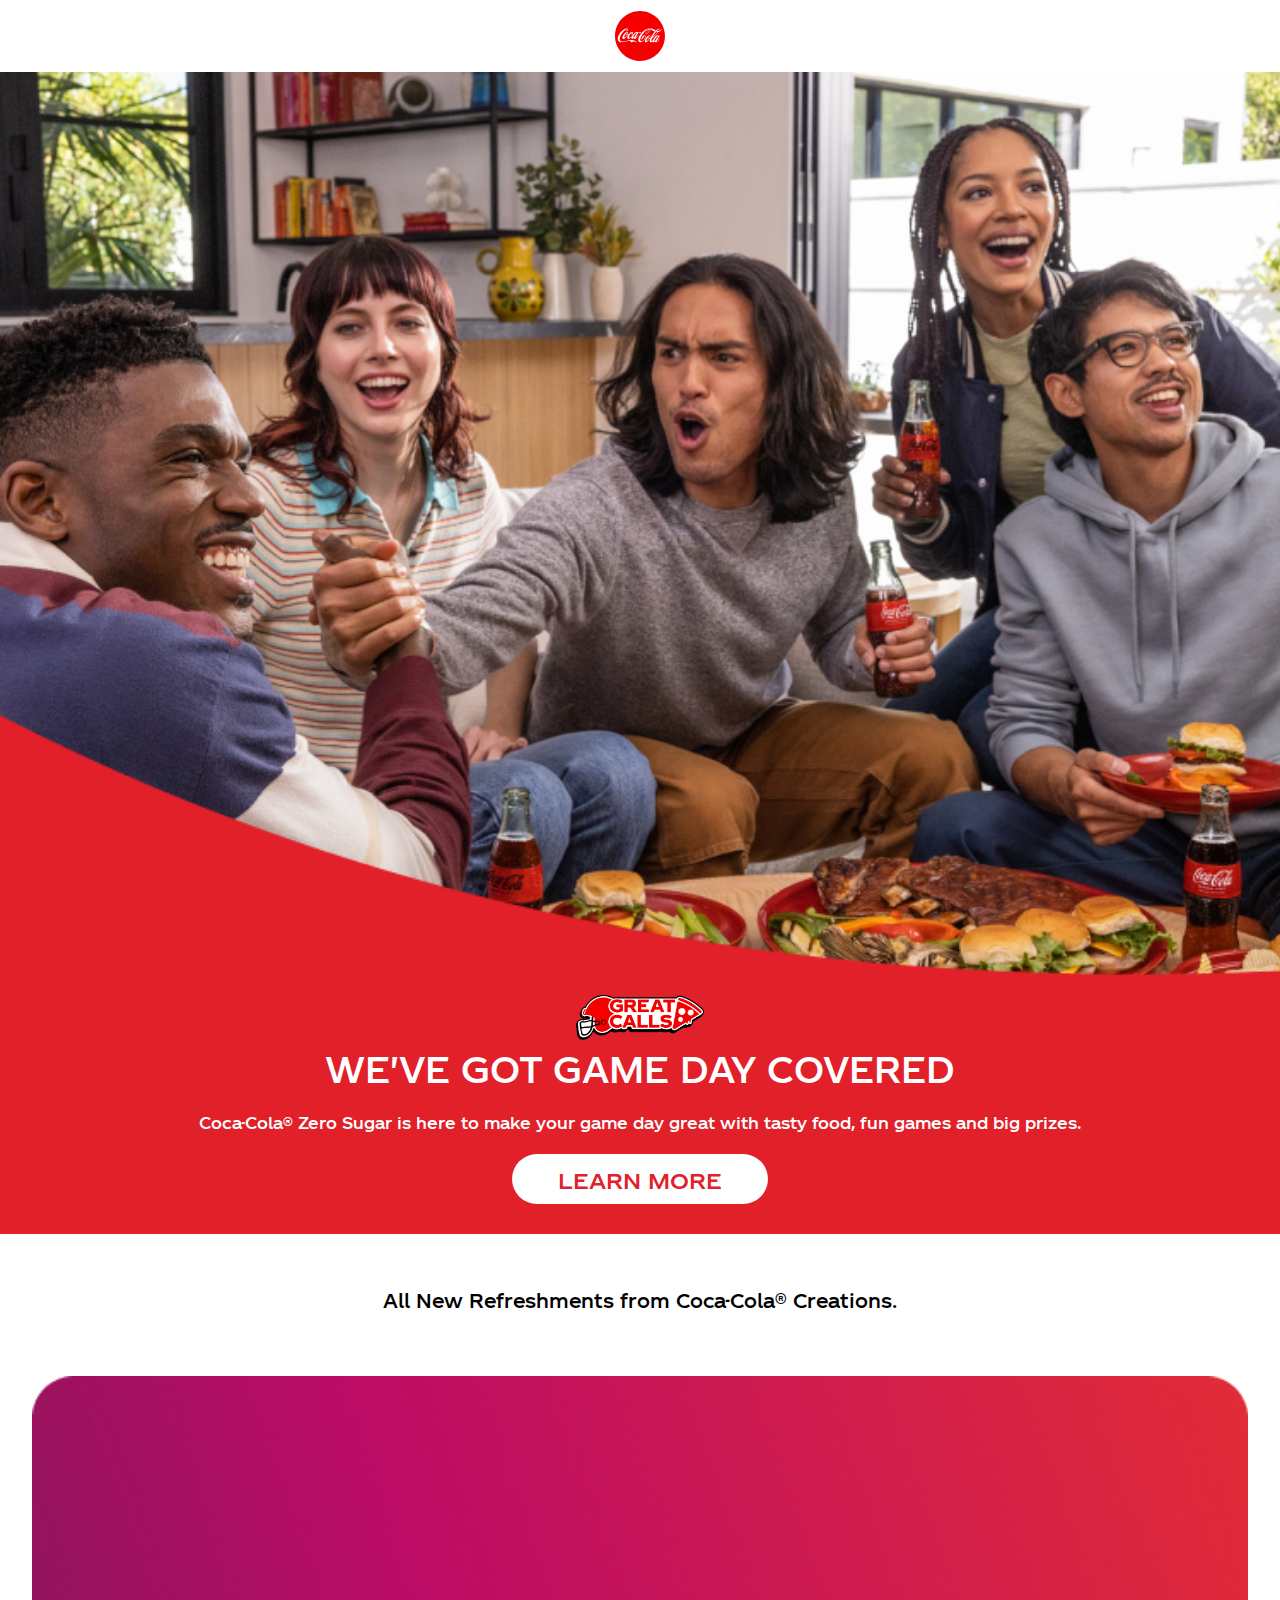
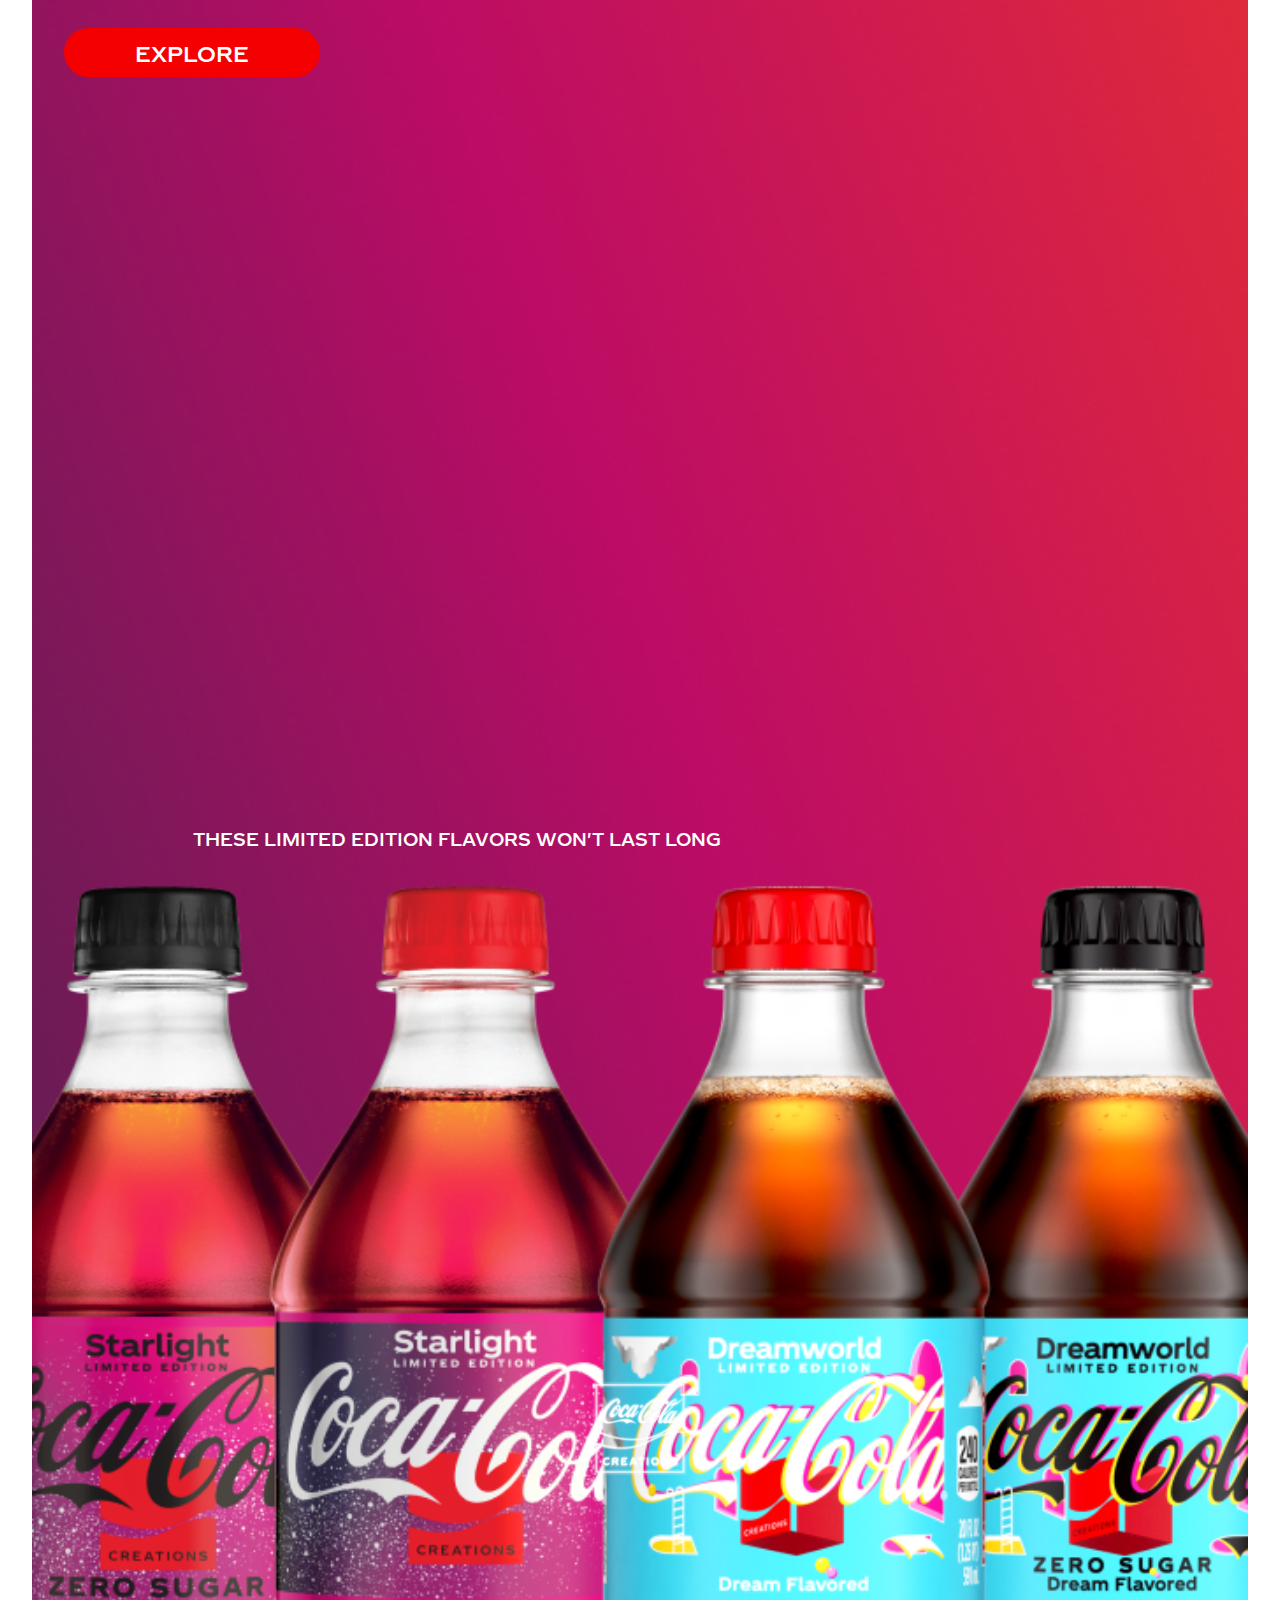
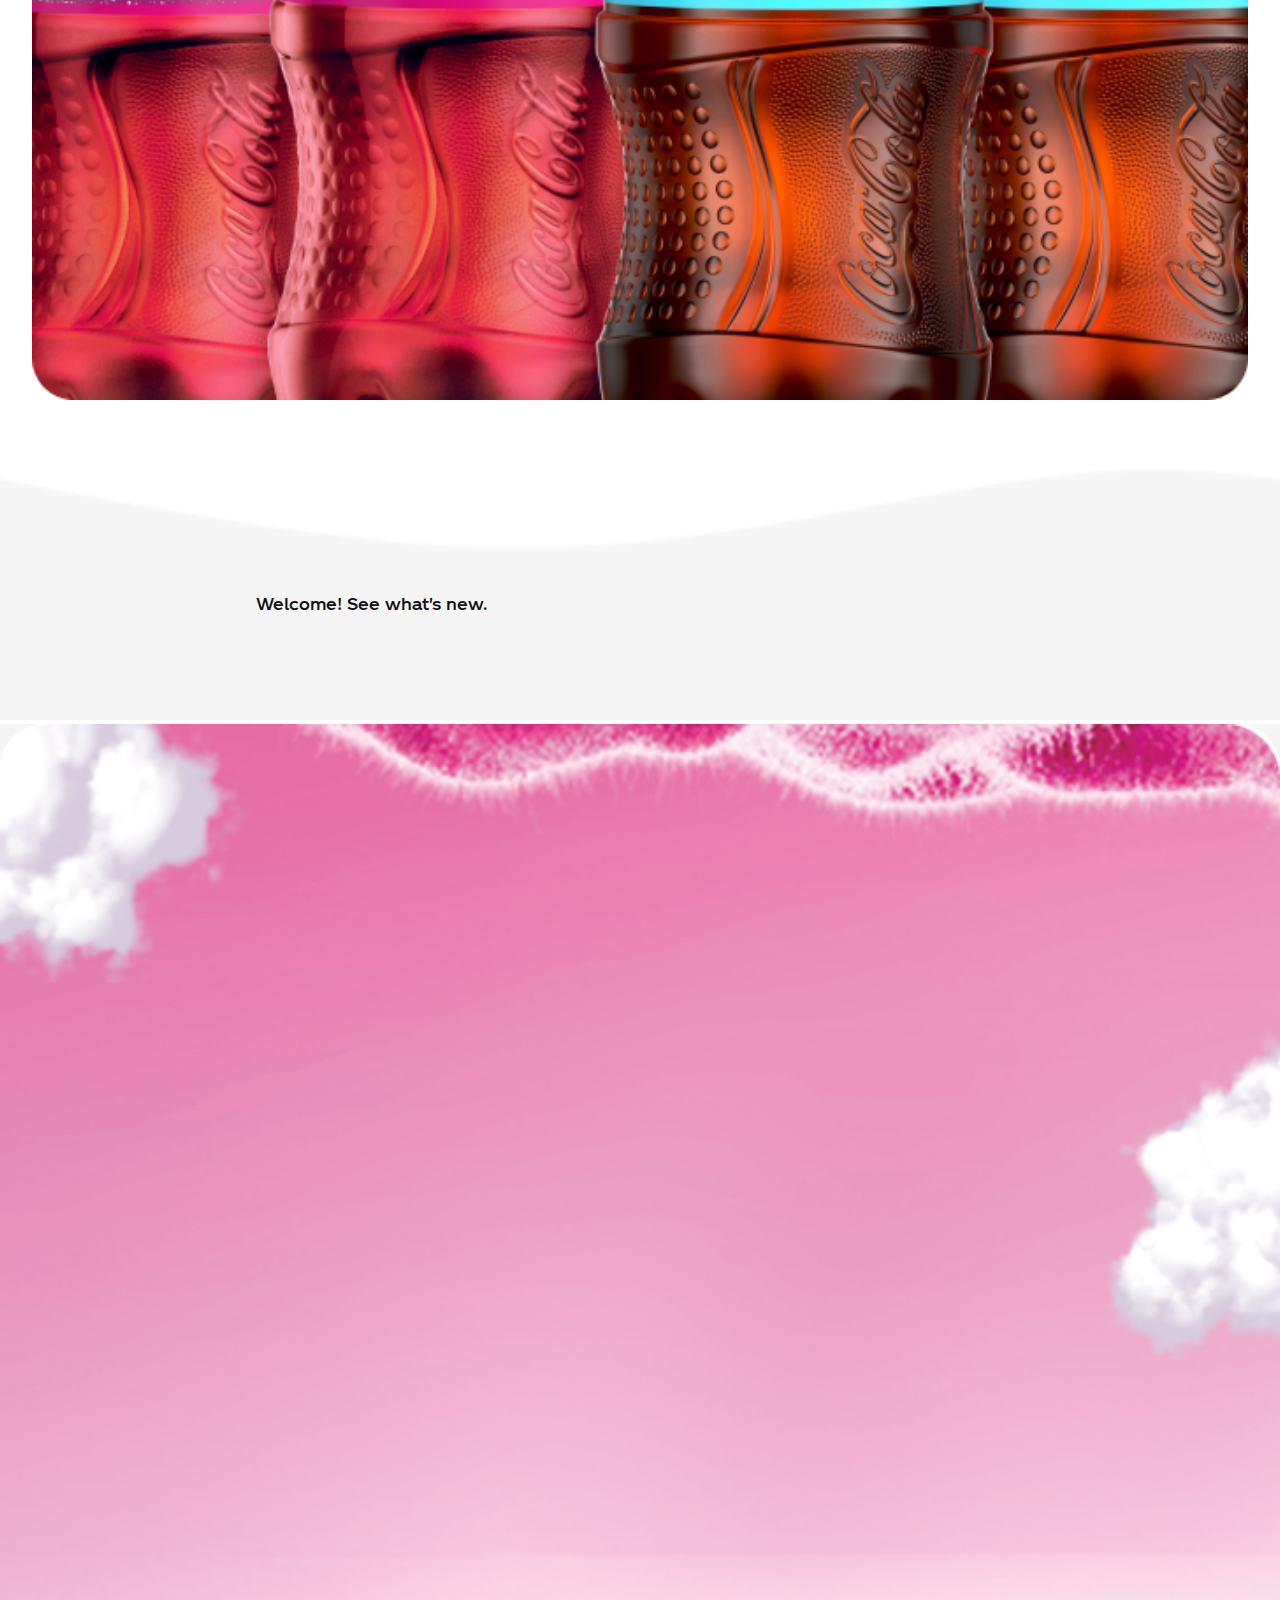
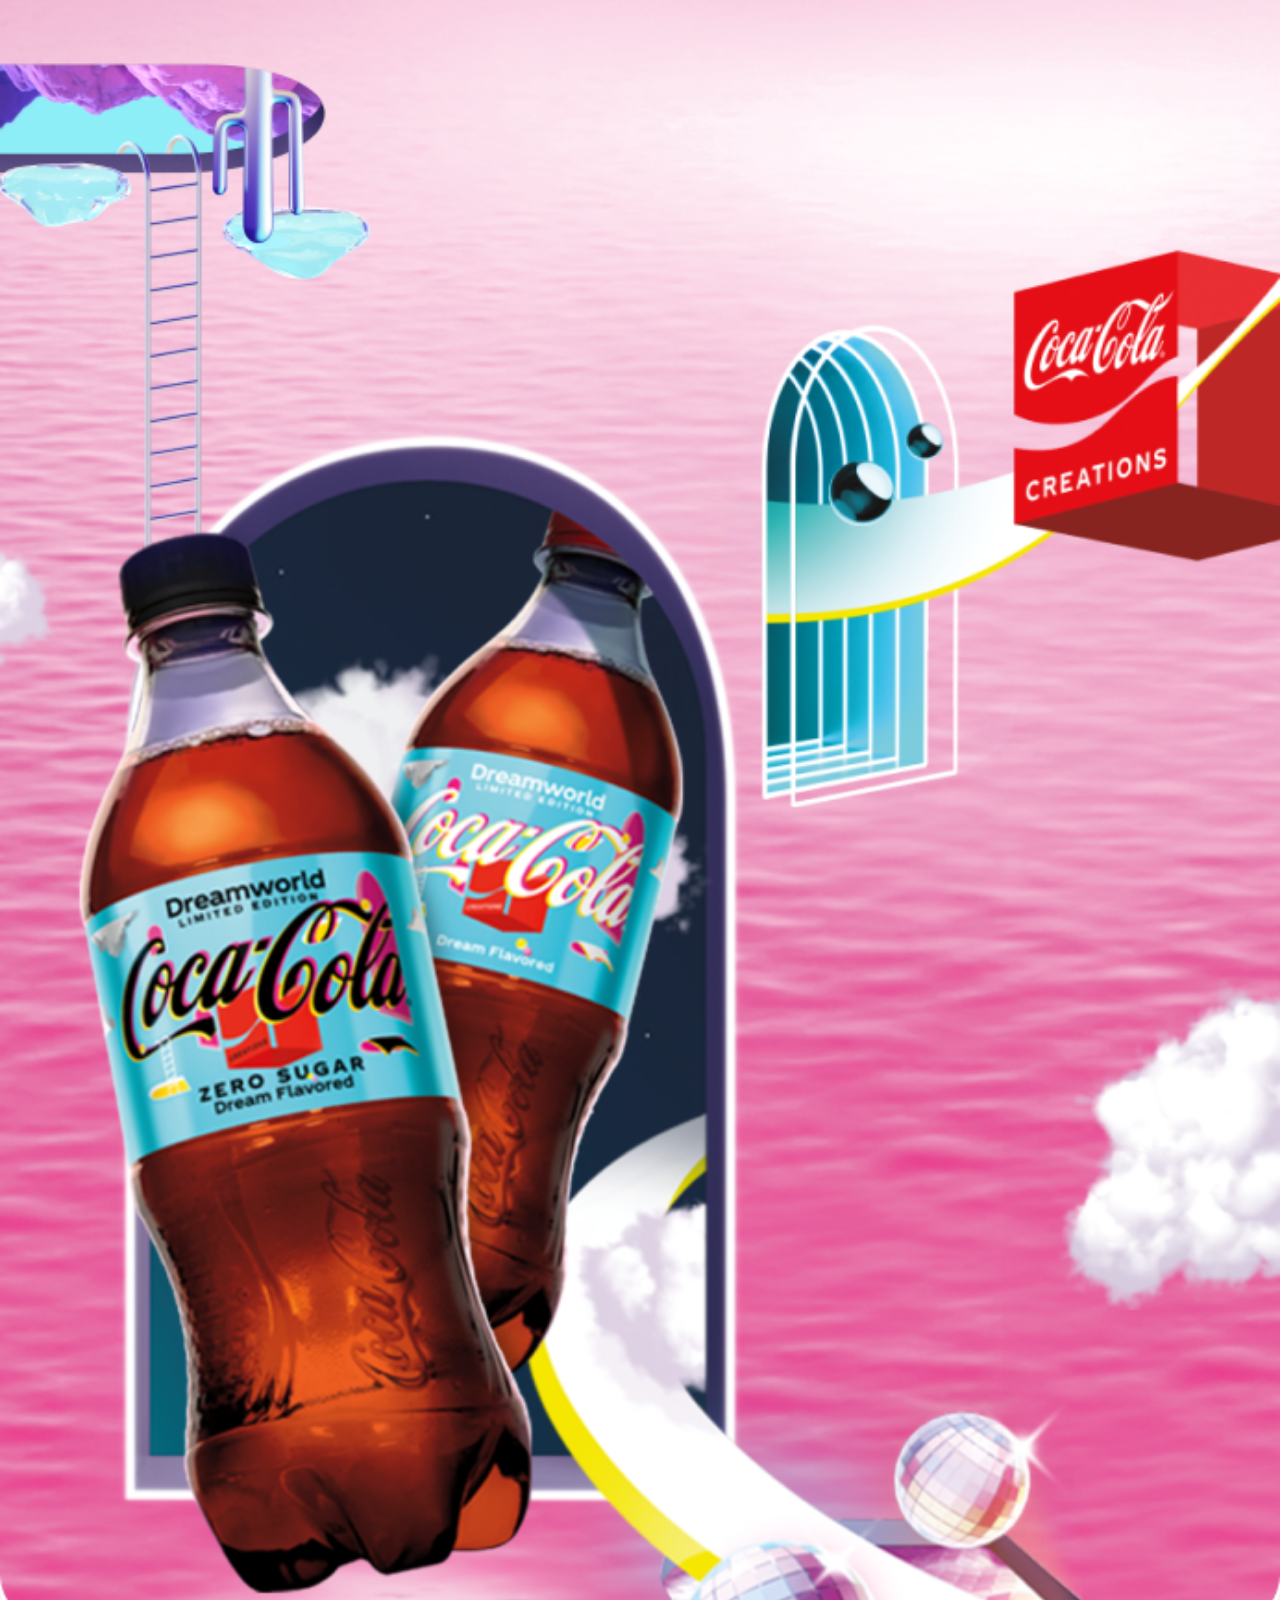
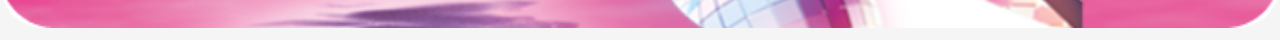
<file: basiswebsite/index.html>
<!doctype html>
<html lang="nl">
	
<head>
	<meta charset="UTF-8">
	<meta name="author" content="jouw naam">
	<meta name="viewport" content="width=device-width, initial-scale=1">
	
	<title>Howdy FED2223</title>
	
	<link href="styles/style.css" rel="stylesheet">
	<link rel="icon" type="image/svg+xml" href="images/favicon.svg">
	<link rel="stylesheet" href="styles/style.css">
</head>

<body>
	<header>
		<nav>
<img src="images/coca-cola-logo.svg" alt="coca cola logo">
</nav>
	</header>
	<main>
		<section>
			<img src="images/great-calls-mobile.png" alt="picture of friends drinking">
			<img src="images/great-calls-logo.png" alt="great calls logo">
		<h1>We've got game day covered</h1>
		<p>Coca-Cola® Zero Sugar is here to make your game day great with tasty food, fun games and big prizes.</p>
		<div><p>LEARN MORE</p></div>
	</section>

	<h2>All New Refreshments from Coca-Cola® Creations.</h2>

	<section class="limited">
	<img src="images/coca-cola-creations-mobile-no-logo.png" alt="limited edition cokes">
	<img src="images/Creations_Logo_Transparent.png" alt="transparent coke logo">
	<h3>THESE LIMITED EDITION FLAVORS WON'T LAST LONG</h3>
	<div><p>EXPLORE</p></div>
	</section>

	<section class="wavy">
		<img src="images/wave-export-mobile.png" alt="wave image">
	<h4>Welcome! See what's new.</h4>
	</section>

	<section class="dream">
		<img src="images/coca-cola-dreamworld-mobile-curved.png" alt="dreamworld picture of coca cola">
	</section>

	</main>
	<footer>

	</footer>
	

	<script defer src="scripts/script.js"></script>
</body>
	
</html>
</file>
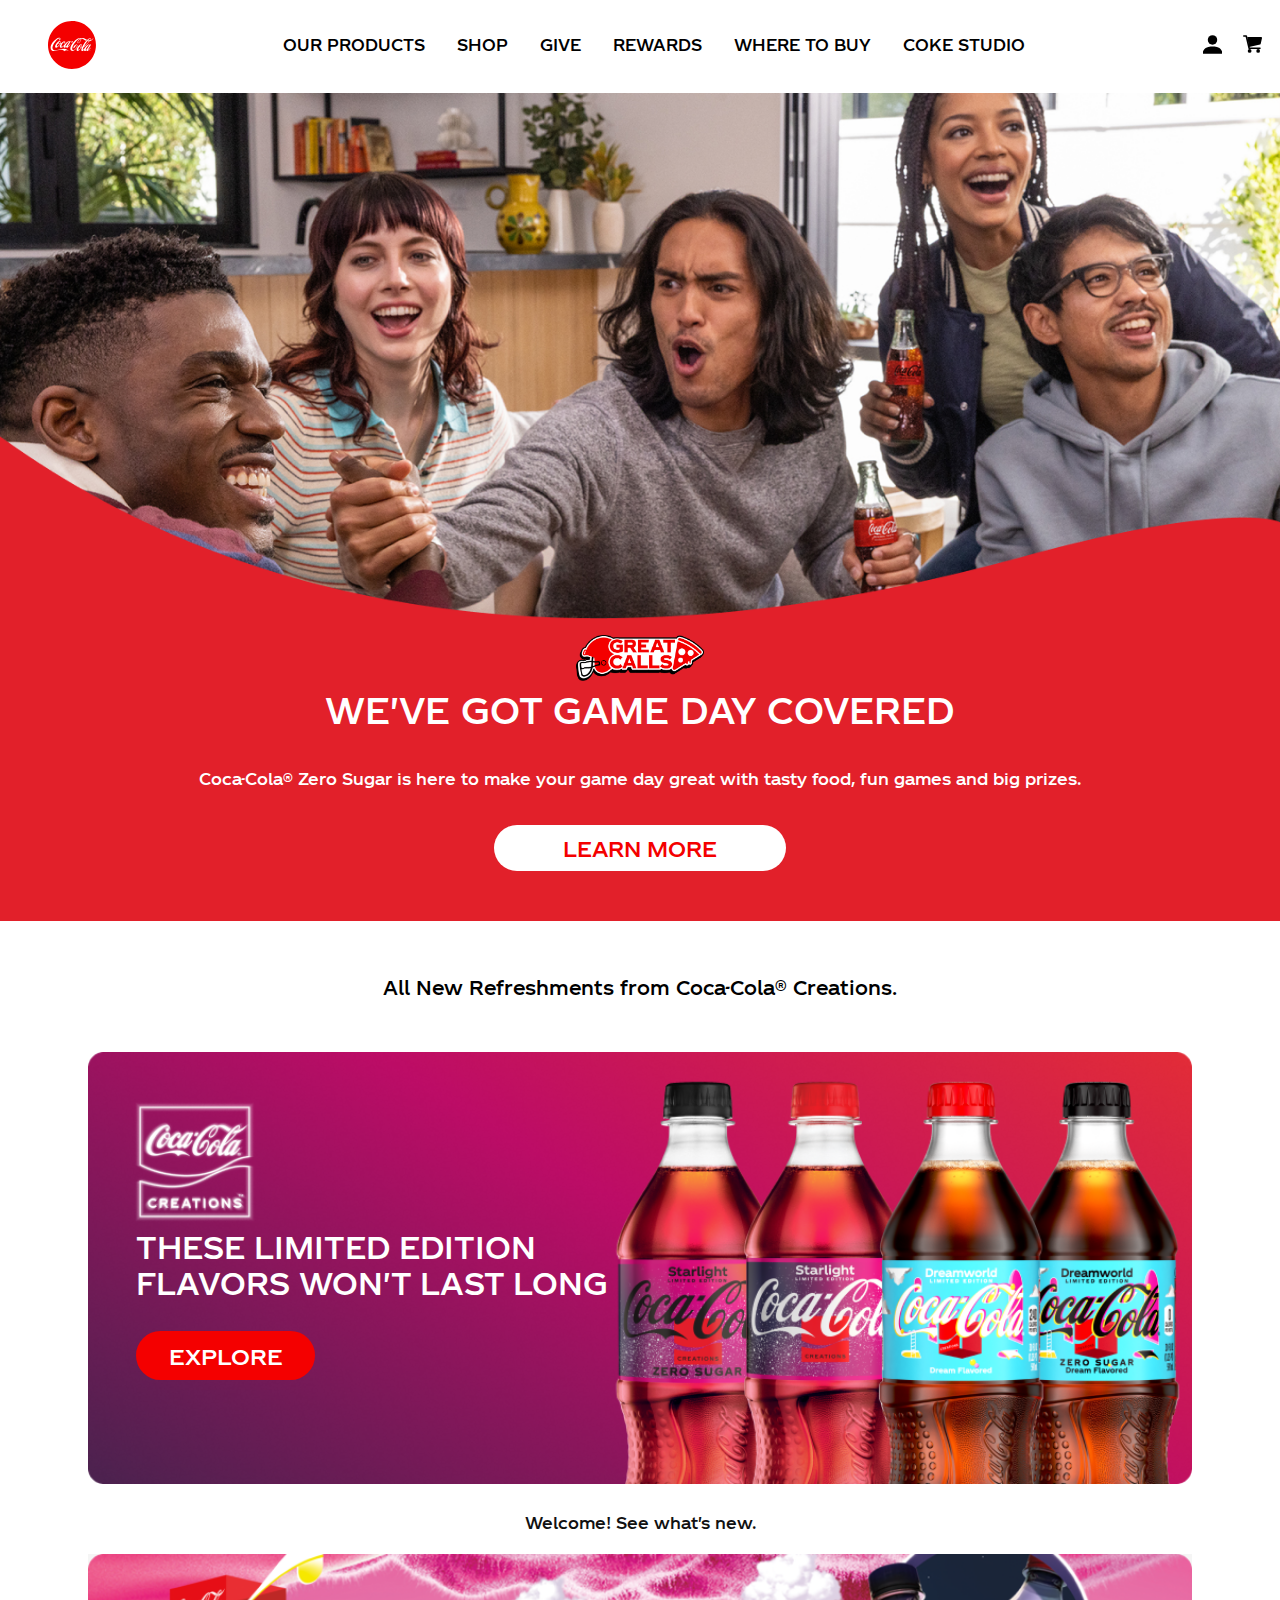
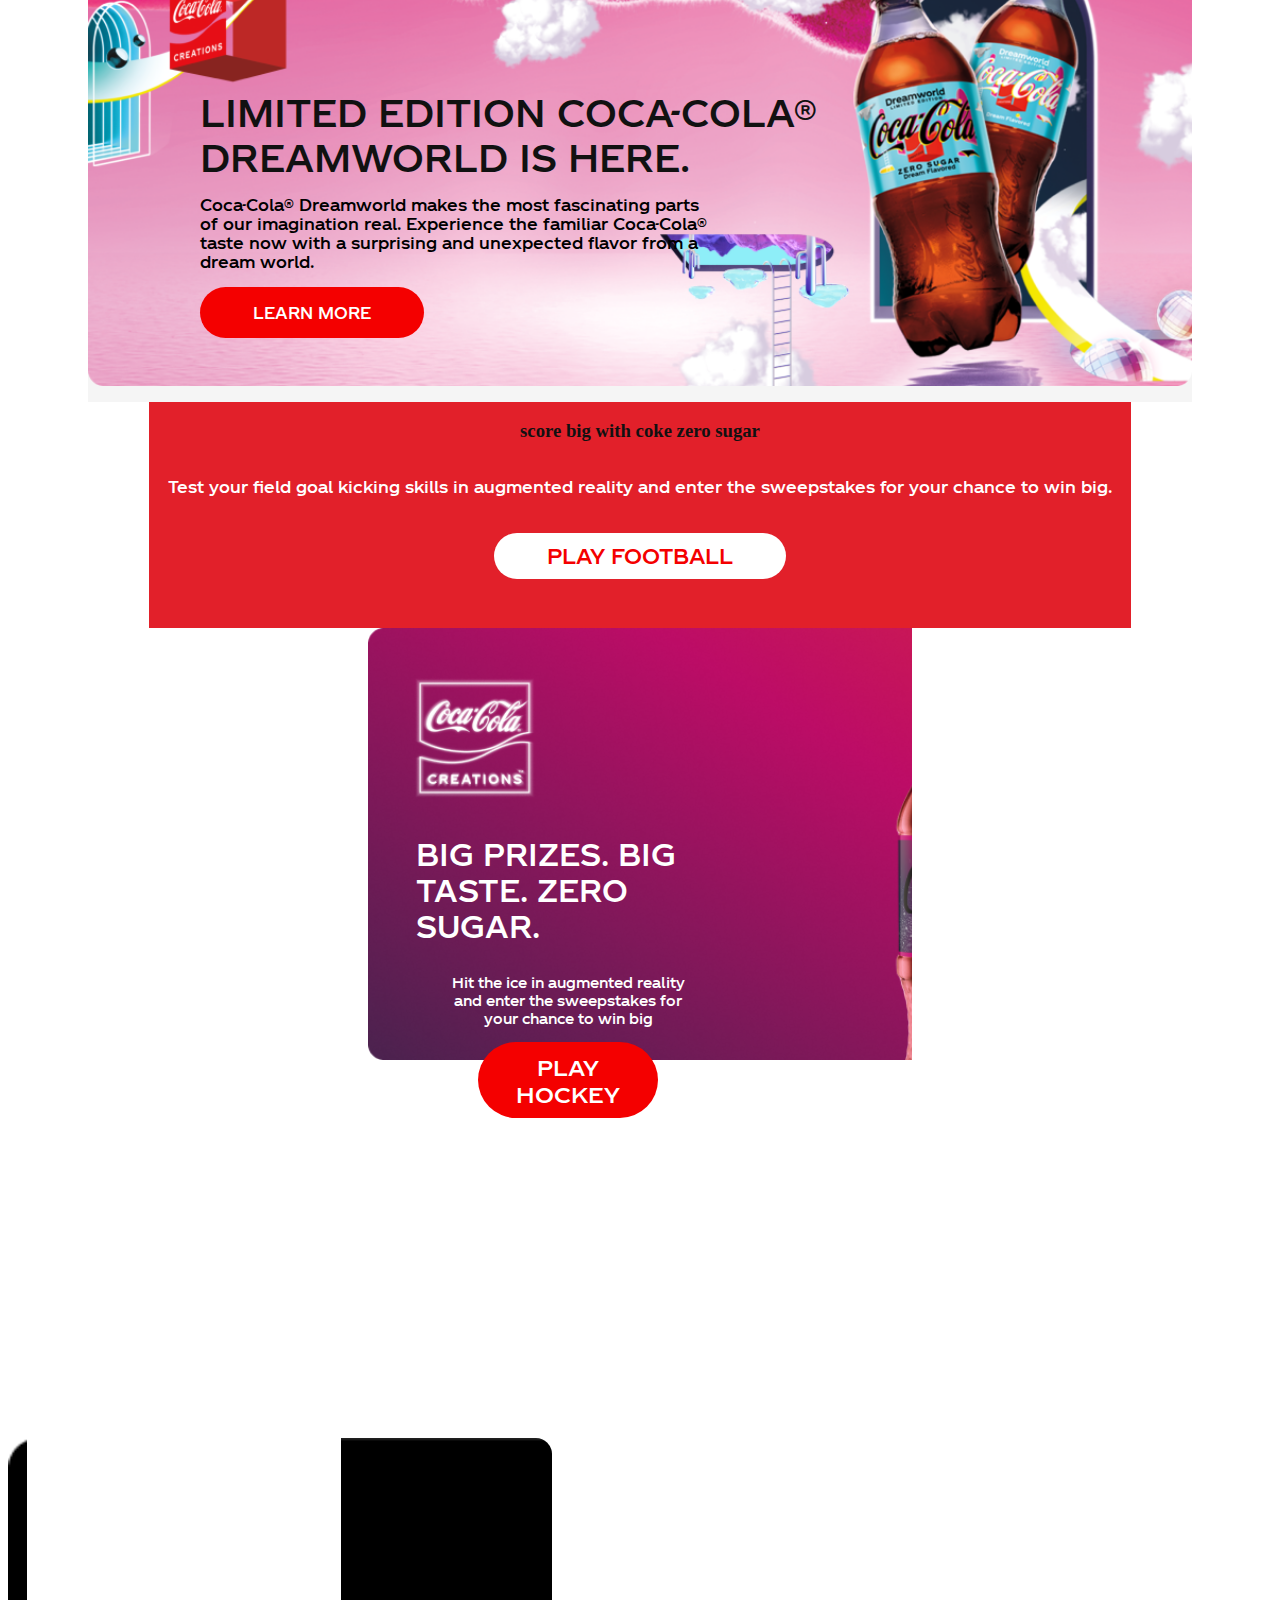
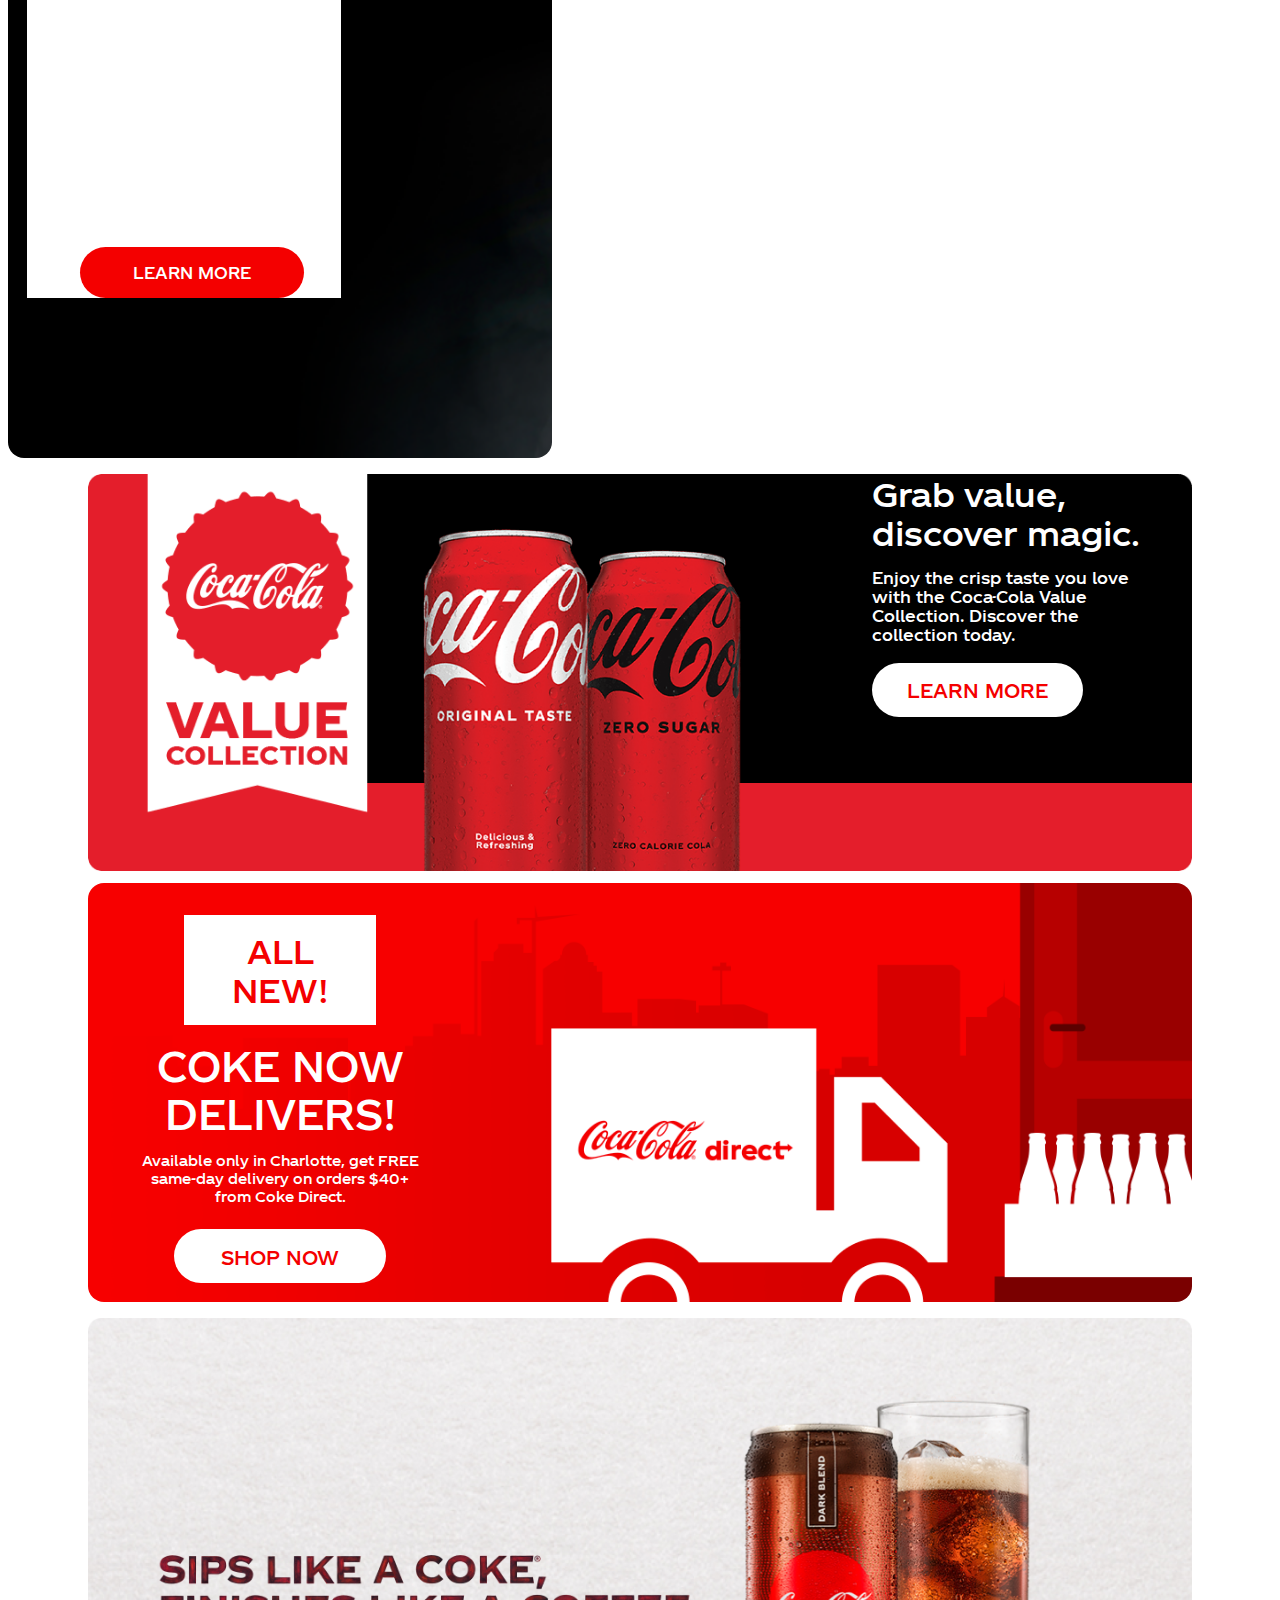
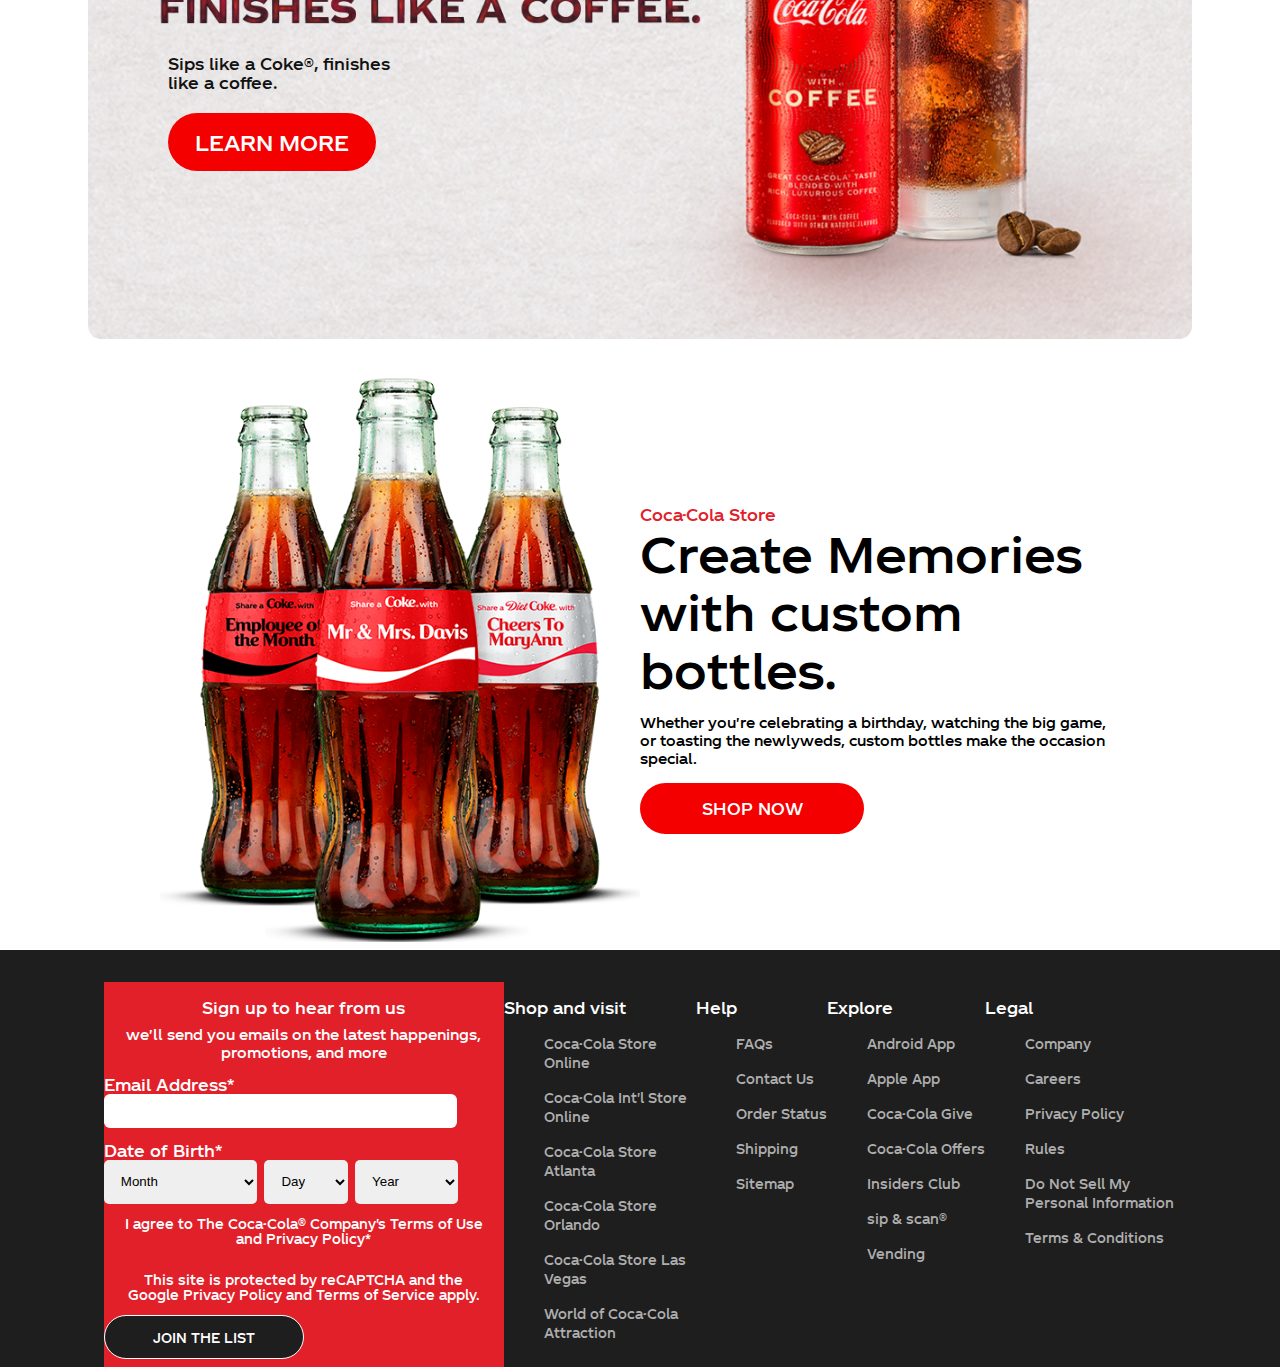
<file: basiswebsite/basiswebsite/index.html>
<!doctype html>
<html lang="en">
	
<head>
	<meta charset="UTF-8">
	<meta name="author" content="jouw naam">
	<meta name="viewport" content="width=device-width, initial-scale=1">
	
	<title>Howdy FED2223</title>
	
	<link href="styles/style.css" rel="stylesheet">
	<link rel="icon" type="image/svg+xml" href="images/favicon.svg">
	<link rel="stylesheet" href="styles/style.css">
	
</head>

<body class="home">
	<header>
		<nav>
			<button> 
				<img src="images/menu.svg" alt="https://css.gg/menu"> 
			 </button>
 
			<button>
				 <img src="images/coca-cola-logo.svg" alt="coca cola logo"> 
			 </button>
	   
			 <ul>
				 <li>
					 <a href="">
						 our products
					 </a>
				 </li>
				 <li>
					 <a href="">
						 shop
					 </a>
				 </li>
				 <li>
					 <a href="">
						 give
					 </a>
				 </li>
				 <li>
					 <a href="">
						 rewards
					 </a>
				 </li>
				 <li>
					 <a href="">
						 where to buy
					 </a>
				 </li>
				 <li>
					 <a href="">
						 coke studio
					 </a>
				 </li>
			 </ul>
 
			 <ol>
				 <li>
					 <object data="images/profile_coke.svg" type=""></object>
				 </li>
				 <li>
					 <object data="images/cart_coke.svg" type=""></object>
				 </li>
			 </ol>
		 </nav>
 
</header>
<main>
		<section>
			<article>
				<img src="images/great-calls-mobile.png" alt="picture of friends drinking">
				<img src="images/great-calls-desktop.png" alt="picture of friends drinking">
				<img src="images/great-calls-logo.png" alt="great calls logo">
				<h1>We've got game day covered</h1>
				<p>Coca-Cola® Zero Sugar is here to make your game day great with tasty food, fun games and big prizes.</p>
				<a href="">Learn more</a>
			</article>
		</section>

		<h2>All New Refreshments from Coca-Cola® Creations.</h2>

		<section>
			<article>
				<img src="images/Creations_Logo_Transparent.png" alt="transparent coke logo">
				<h3>THESE LIMITED EDITION FLAVORS WON'T LAST LONG</h3>
				<a href="">Explore</a>
			</article>
		</section>

		<h4>Welcome! See what's new.</h4>

		<section>
			<article>
				<h3>LIMITED EDITION COCA-COLA® DREAMWORLD IS HERE.</h3>
					<p>
						Coca-Cola® Dreamworld makes the most fascinating parts 
						of our imagination real. Experience the familiar Coca-Cola® 
						taste now with a surprising and unexpected flavor from a dream world.
					</p>
				<a href="">Learn more</a>
			</article>
		</section>

		<div>
		<section>
			<article>
				<h3>score big with coke zero sugar</h3>
				<p>
					Test your field goal kicking skills in augmented reality and enter the sweepstakes for your chance to win big.
				</p>
				<a href="">play football</a>
			</article>
		</section>

		<section class="hockey">
			<article>
				<h3>big prizes. big taste. Zero sugar.</h3>
				<p>Hit the ice in augmented reality and enter the sweepstakes for your chance to win big</p>
				<a href="">Play hockey</a>
			</article>
		</section>
	</div>

		<section class="sustainable">
			<article>
			<img src="images/coke_sustainable.png" alt="">
			<p>Coke sustainability</p>
			<h3>Enjoy again and again and again.</h3>
			<p>Experience joy on repeat with our new bottles 
				made of 100% recycled materials* - and discover how 
				we’re one step closer to creating a World Without Waste.</p>
				<a href="">Learn More</a>
		</article>
			
		</section>

		<section class="value">
			<article>
			<img src="images/value_coke.png" alt="">
			<h4>Grab value, discover magic.</h4>
			<p>Enjoy the crisp taste you love with the Coca-Cola Value Collection. Discover the collection today.</p>
			<a href="">Learn more</a>
		</article>
		</section>

		<section class="new">
			<article>
				<p>All new!</p>
				<h3>Coke now delivers!</h3>
				<p> 
					Available only in Charlotte,
					get FREE same-day delivery on
					orders $40+ from Coke Direct. 
				</p>
				<a href="">Shop now</a>
			</article>
		</section>

		<section class="coffee">
			<article>
				<p>Sips like a Coke®, finishes like a coffee.</p>
				<a href="">Learn more</a>
			</article>
		</section>

		<section class="custom">
			<img src="images/Coke_Custom_Bottles.png" alt="">
			<article>
				<p>Coca-Cola Store</p>
				<h3>Create Memories with custom bottles.</h3>
				<p>Whether you're celebrating a birthday, 
					watching the big game, or toasting the 
					newlyweds, custom bottles make the occasion special.
				</p>
				<a href="">Shop now</a>
			</article>
		</section>
</main>
	<footer>
		<section>
			<p>Sign up to hear from us</p>
			<p>we'll send you emails on the latest happenings, promotions, and more</p>
			<label for="name">Email Address*</label>
			<input id="name" type="text">

			<label for="date">Date of Birth*</label>
			<div>
			<select name="date" id="month">
				<option value="month">Month</option>
				<option value="January">January</option>
				<option value="February">February</option>
				<option value="March">March</option>
			</select>

			<select id="days" name="date" form="days">
				<option value="day">Day</option>
				<option value="1">1</option>
				<option value="2">2</option>
				<option value="3">3</option>
				<option value="4">4</option>
			  </select>

			  <select name="date" id="year">
				  <option value="year">Year</option>
				  <option value="1999">1999</option>
				  <option value="1998">1998</option>
				  <option value="1997">1997</option>
				  <option value="1996">1996</option>
			  </select>
			</div>

			  <p>I agree to The Coca-Cola® Company's Terms of Use and Privacy Policy*</p>
			  <p>This site is protected by reCAPTCHA and the Google Privacy Policy and Terms of Service apply.</p>
			  <button>Join the list</button>
			
		</section>

		<div>
		<p>Shop and visit</p>
		<ul>
			<li>
				<a href="">Coca-Cola Store Online</a>
			</li>
			<li>
				<a href="">Coca-Cola Int'l Store Online</a>
			</li>
			<li>
				<a href="">Coca-Cola Store Atlanta</a>
			</li>
			<li>
				<a href="">Coca-Cola Store Orlando</a>
			</li>
			<li>
				<a href="">Coca-Cola Store Las Vegas</a>
			</li>
			<li>
				<a href="">World of Coca-Cola Attraction</a>
			</li>
		</ul>
	</div>

	<div>
		<p>Help</p>
		<ul>
			<li>
				<a href="">FAQs</a>
			</li>
			<li>
				<a href="">Contact Us</a>
			</li>
			<li>
				<a href="">Order Status</a>
			</li>
			<li>
				<a href="">Shipping</a>
			</li>
			<li>
				<a href="">Sitemap</a>
			</li>
		</ul>
	</div>

	<div>
		<p>Explore</p>
		<ul>
			<li>
				<a href="">Android App</a>
			</li>
			<li>
				<a href="">Apple App</a>
			</li>
			<li>
				<a href="">Coca-Cola Give</a>
			</li>
			<li>
				<a href="">Coca-Cola Offers</a>
			</li>
			<li>
				<a href="">Insiders Club</a>
			</li>
			<li>
				<a href="">sip & scan®</a>
			</li>
			<li>
				<a href="">Vending</a>
			</li>
		</ul>
	</div>

	<div>
		<p>Legal</p>
		<ul>
			<li>
				<a href="">Company</a>
			</li>
			<li>
				<a href="">Careers</a>
			</li>
			<li>
				<a href="">Privacy Policy</a>
			</li>
			<li>
				<a href="">Rules</a>
			</li>
			<li>
				<a href="">Do Not Sell My Personal Information</a>
			</li>
			<li>
				<a href="">Terms & Conditions</a>
			</li>
		</ul>
	</div>

	</footer>
	

	<script defer src="scripts/script.js"></script>
</body>
	
</html>
</file>
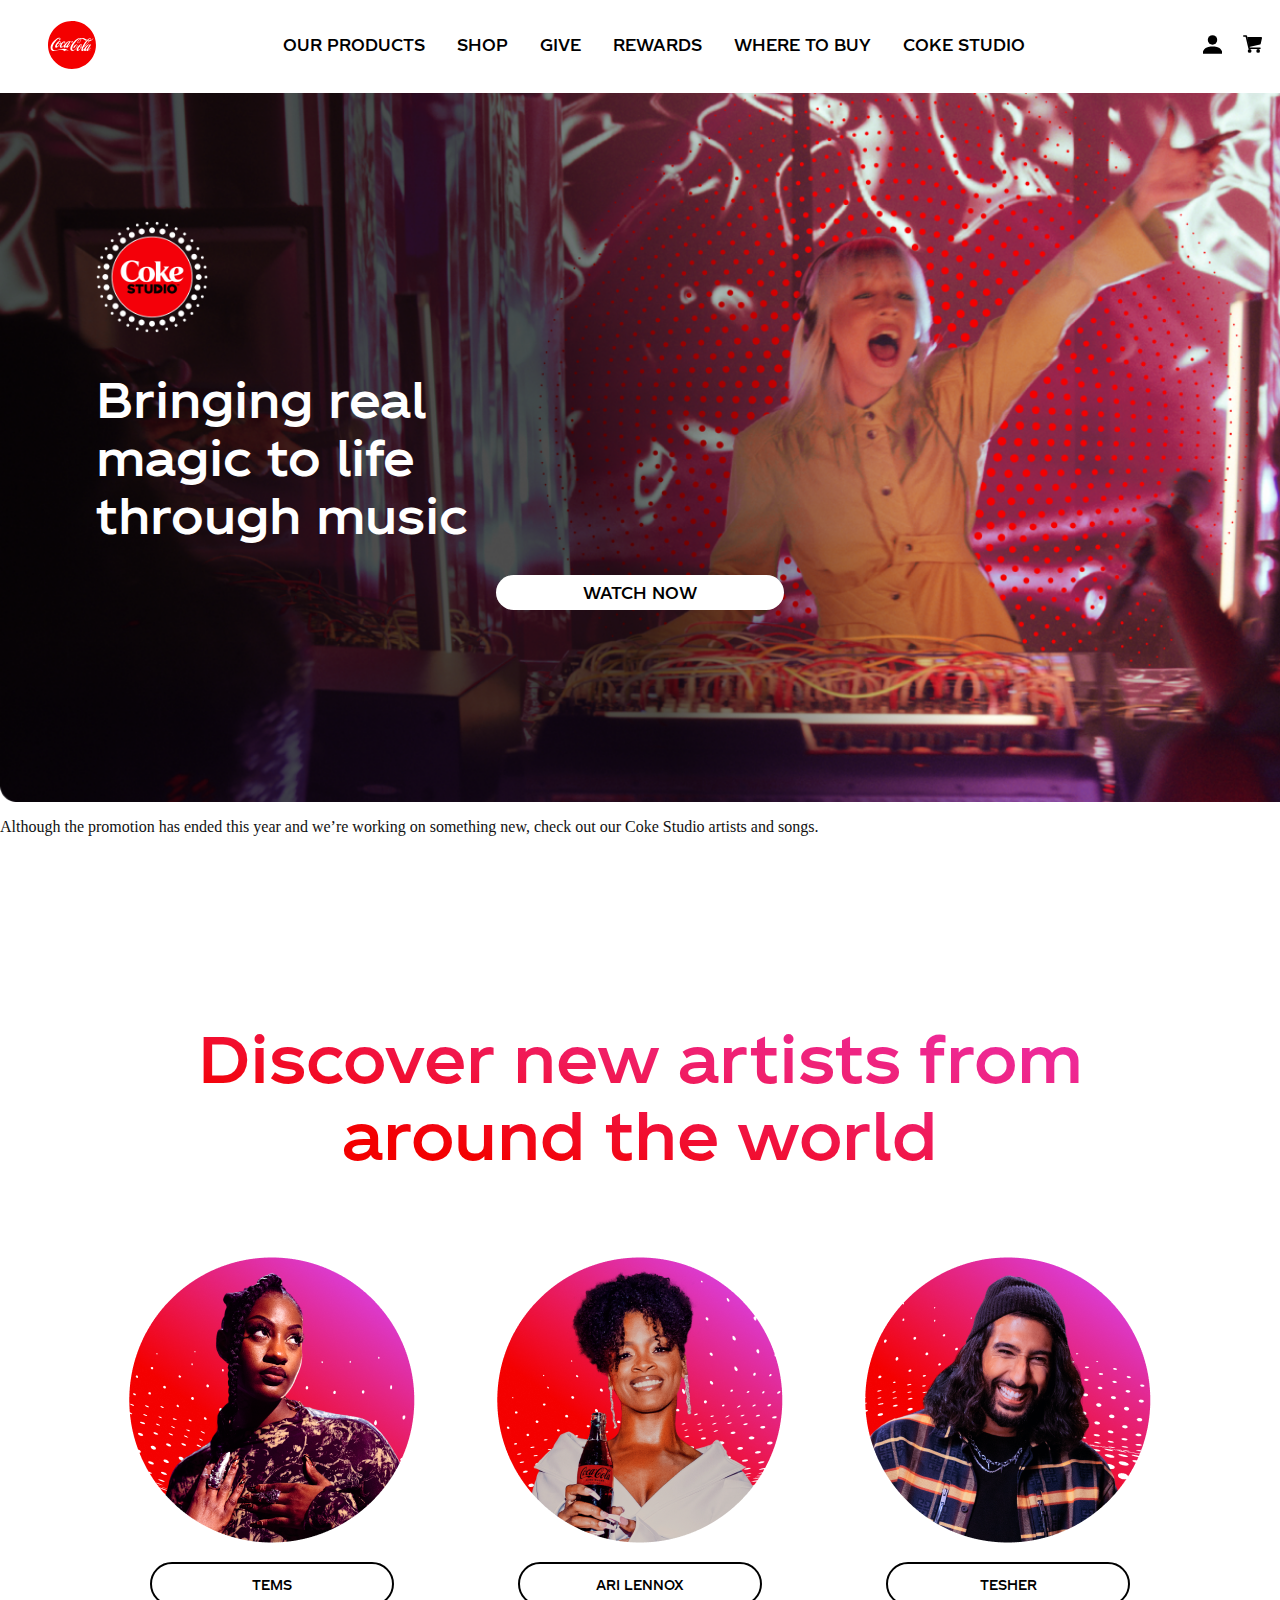
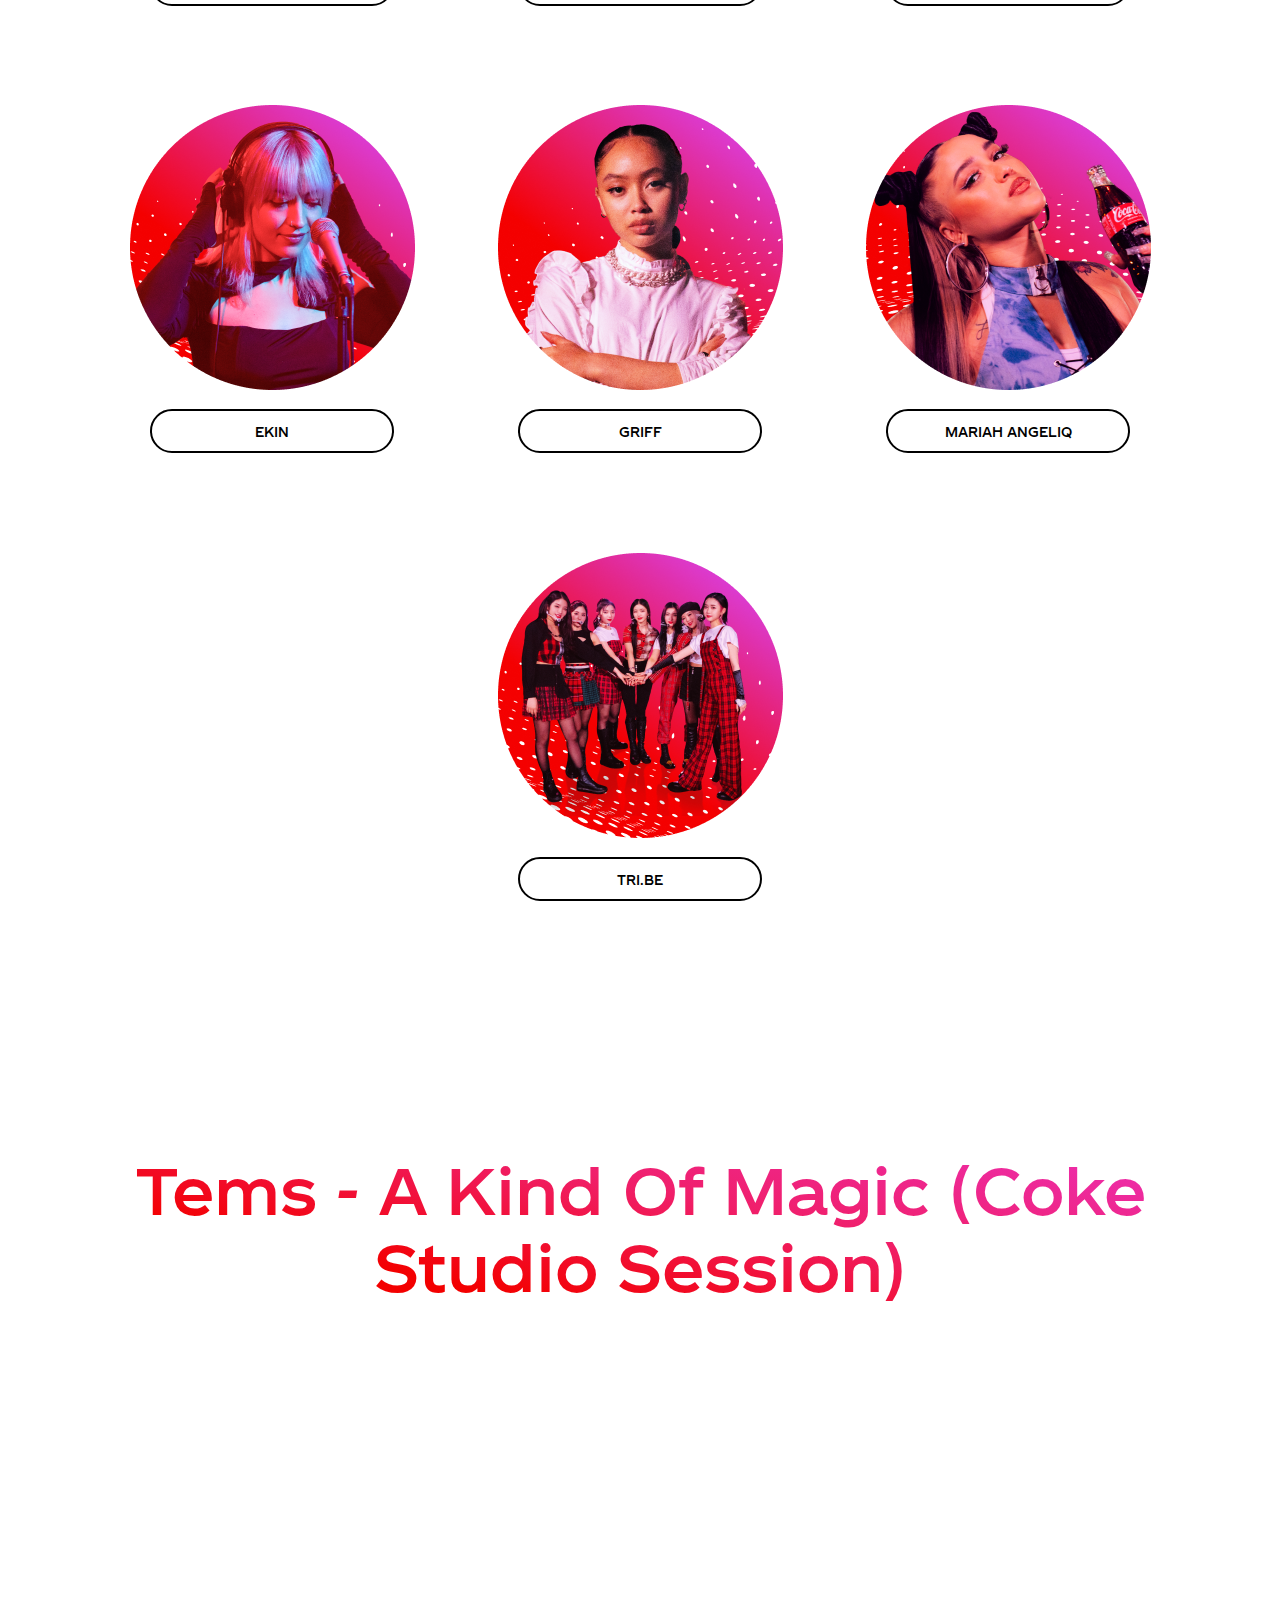
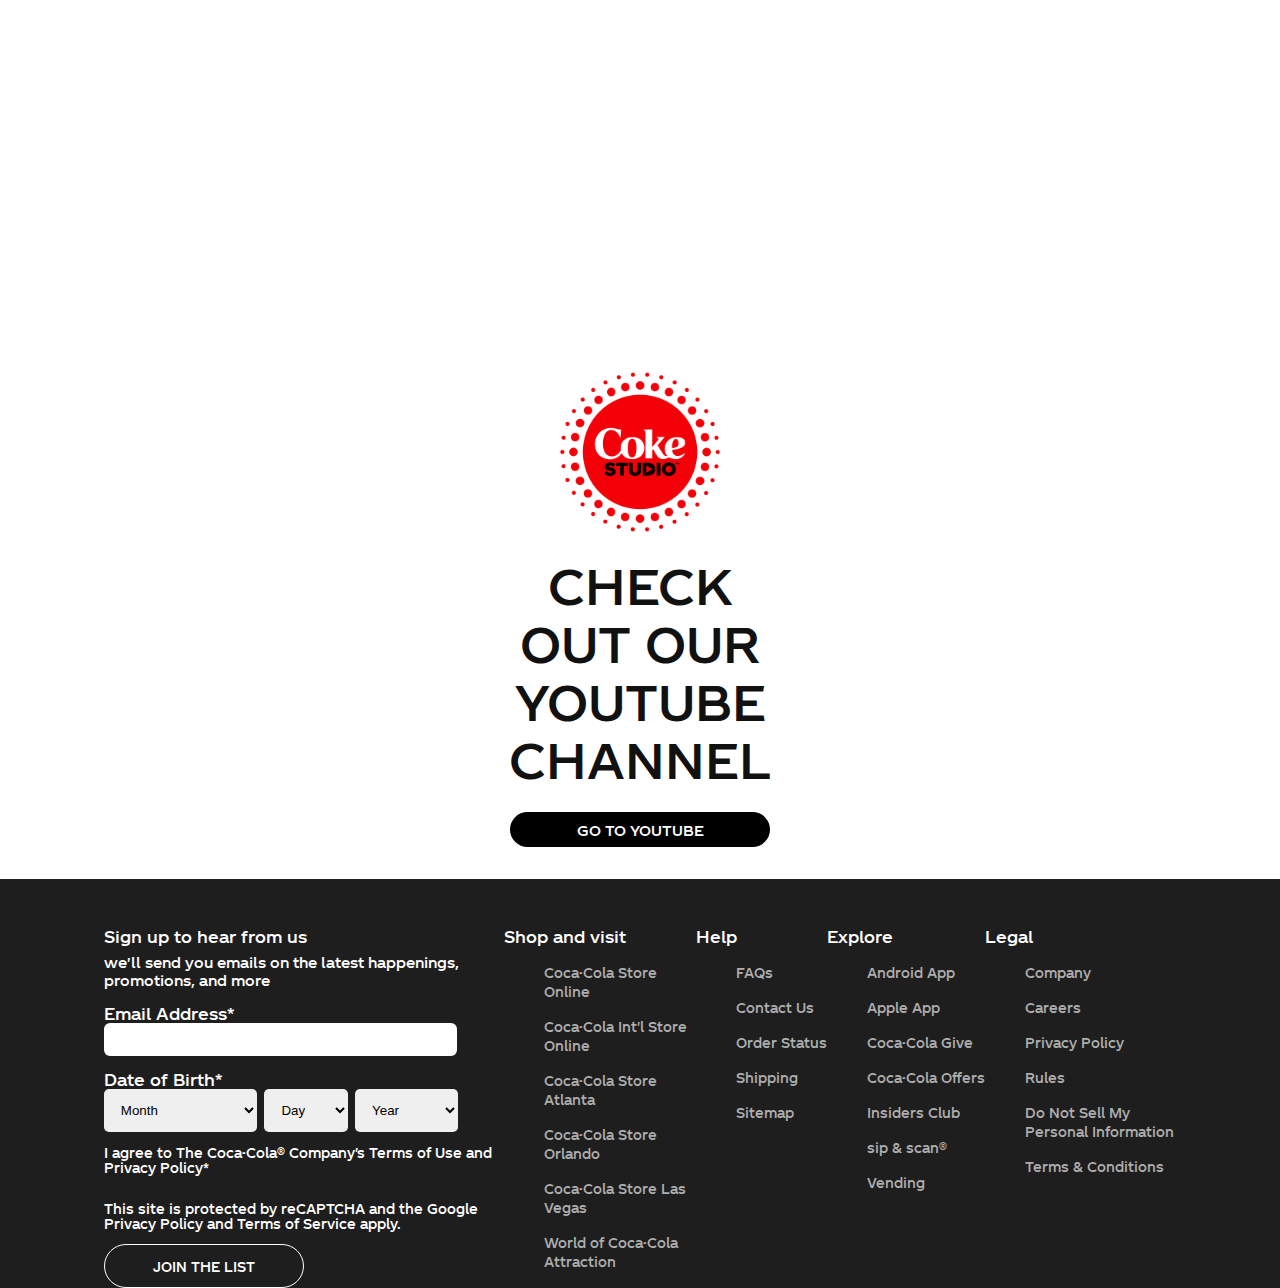
<file: basiswebsite/basiswebsite/studio.html>
<!DOCTYPE html>
<html lang="en">
<head>
    <meta charset="UTF-8">
	<meta name="author" content="jouw naam">
	<meta name="viewport" content="width=device-width, initial-scale=1">
	
	<title>Coke Studio</title>
	
	<link href="styles/style.css" rel="stylesheet">
	<link rel="icon" type="image/svg+xml" href="images/favicon.svg">
	<link rel="stylesheet" href="styles/style.css">
</head>
<body>
    <header>
        <nav>
           <button> 
               <img src="images/menu.svg" alt="https://css.gg/menu"> 
            </button>

           <button>
                <img src="images/coca-cola-logo.svg" alt="coca cola logo"> 
            </button>
      
            <ul>
                <li>
                    <a href="">
                        our products
                    </a>
                </li>
                <li>
                    <a href="">
                        shop
                    </a>
                </li>
                <li>
                    <a href="">
                        give
                    </a>
                </li>
                <li>
                    <a href="">
                        rewards
                    </a>
                </li>
                <li>
                    <a href="">
                        where to buy
                    </a>
                </li>
                <li>
                    <a href="" class="active">
                        coke studio
                    </a>
                </li>
            </ul>

            <ol>
                <li>
                    <object data="images/profile_coke.svg" type=""></object>
                </li>
                <li>
                    <object data="images/cart_coke.svg" type=""></object>
                </li>
            </ol>
        </nav>

    </header>
    
    <main>
        <section class="studio">
            <article>
                <img src="images/Coke_Studio_Logo_white_around.png" alt="">
                <h1>Bringing real magic to life through music</h1>
                <a href="">Watch now</a>
            </article>
            
        </section>

        <p>
            Although the promotion has ended this year and 
            we’re working on something new, check out our Coke Studio artists and songs.
        </p>

        <h2 class="fancy">
            Discover new artists from around the world
        </h2>

        <ul>
            <li>
                <img src="images/Tems_v2.png" alt="">
                <a href="">tems</a>
            </li>
            <li>
                <img src="images/Ari_Lennox_v2.png" alt="">
                <a href="">Ari Lennox</a>
            </li>
            <li>
                <img src="images/Tesher_v2.png" alt="">
                <a href="">Tesher</a>
            </li>
            <li>
                <img src="images/ekin_studio.png" alt="">
                <a href="">Ekin</a>
            </li>
            <li>
                <img src="images/griff_studio.png" alt="">
                <a href="">Griff</a>
            </li>
            <li>
                <img src="images/mariah_studio.png" alt="">
                <a href="">Mariah Angeliq</a>
            </li>
            <li>
                <img src="images/tribe_studio.png" alt="">
                <a href="">Tri.be</a>
            </li>
        </ul>

        <h2 class="fancy">
            Tems - A Kind Of Magic
            (Coke Studio Session)
        </h2>
        
        <iframe width="1009" height="567" src="https://www.youtube.com/embed/GAdfZJEl1Vs" 
                title="Tems - A Kind Of Magic (Live Performance at Coke Studio Global)" 
                frameborder="0" allow="accelerometer; autoplay; clipboard-write; encrypted-media; gyroscope; picture-in-picture" 
                allowfullscreen>
        </iframe>

        <section class="youtube">
            <img src="images/Coke Studio Logo_Desktop.png" alt="">
            <h3>Check out our YouTube channel</h3>
            <a href="https://www.youtube.com/c/cokestudioglobal">Go to youtube</a>
        </section>
    </main>

    <footer>
		<section>
			<p>Sign up to hear from us</p>
			<p>we'll send you emails on the latest happenings, promotions, and more</p>
			<label for="name">Email Address*</label>
			<input id="name" type="text">

			<label for="date">Date of Birth*</label>
			<div>
			<select name="date" id="month">
				<option value="month">Month</option>
				<option value="January">January</option>
				<option value="February">February</option>
				<option value="March">March</option>
			</select>

			<select id="days" name="date" form="days">
				<option value="day">Day</option>
				<option value="1">1</option>
				<option value="2">2</option>
				<option value="3">3</option>
				<option value="4">4</option>
			  </select>

			  <select name="date" id="year">
				  <option value="year">Year</option>
				  <option value="1999">1999</option>
				  <option value="1998">1998</option>
				  <option value="1997">1997</option>
				  <option value="1996">1996</option>
			  </select>
			</div>
			
			  <p>I agree to The Coca-Cola® Company's Terms of Use and Privacy Policy*</p>
			  <p>This site is protected by reCAPTCHA and the Google Privacy Policy and Terms of Service apply.</p>
			  <button>Join the list</button>
			
		</section>

		<div>
		<p>Shop and visit</p>
		<ul>
			<li>
				<a href="">Coca-Cola Store Online</a>
			</li>
			<li>
				<a href="">Coca-Cola Int'l Store Online</a>
			</li>
			<li>
				<a href="">Coca-Cola Store Atlanta</a>
			</li>
			<li>
				<a href="">Coca-Cola Store Orlando</a>
			</li>
			<li>
				<a href="">Coca-Cola Store Las Vegas</a>
			</li>
			<li>
				<a href="">World of Coca-Cola Attraction</a>
			</li>
		</ul>
	</div>

	<div>
		<p>Help</p>
		<ul>
			<li>
				<a href="">FAQs</a>
			</li>
			<li>
				<a href="">Contact Us</a>
			</li>
			<li>
				<a href="">Order Status</a>
			</li>
			<li>
				<a href="">Shipping</a>
			</li>
			<li>
				<a href="">Sitemap</a>
			</li>
		</ul>
	</div>

	<div>
		<p>Explore</p>
		<ul>
			<li>
				<a href="">Android App</a>
			</li>
			<li>
				<a href="">Apple App</a>
			</li>
			<li>
				<a href="">Coca-Cola Give</a>
			</li>
			<li>
				<a href="">Coca-Cola Offers</a>
			</li>
			<li>
				<a href="">Insiders Club</a>
			</li>
			<li>
				<a href="">sip & scan®</a>
			</li>
			<li>
				<a href="">Vending</a>
			</li>
		</ul>
	</div>

	<div>
		<p>Legal</p>
		<ul>
			<li>
				<a href="">Company</a>
			</li>
			<li>
				<a href="">Careers</a>
			</li>
			<li>
				<a href="">Privacy Policy</a>
			</li>
			<li>
				<a href="">Rules</a>
			</li>
			<li>
				<a href="">Do Not Sell My Personal Information</a>
			</li>
			<li>
				<a href="">Terms & Conditions</a>
			</li>
		</ul>
	</div>

	</footer>
    <script defer src="scripts/script.js"></script>
</body>
</html>
</file>
<file: basiswebsite/styles/style.css>
/**************/
/* CSS REMEDY */
/**************/
@font-face {
    font-family: 'Coke';
    src: url('../fonts/TCCC-UnityHeadline-Medium.woff2') format('woff2'),
        url('../fonts/TCCC-UnityHeadline-Medium.woff') format('woff');
    font-weight: 500;
    font-style: normal;
    font-display: swap;
}
body{
	margin: 0;
}
h1{
	font-family: 'Coke';
	font-weight: bold;
	text-transform: uppercase;
	
}
header{
	position: sticky;
	top: 0;
	padding-top: 0.7em;
	padding-bottom: 0.7em;
	background-color: white;
	z-index: 1000;
}
nav{
	display: flex;
    justify-content: center;
    align-items: center;
	background-color: white;
	
}

header img{
	width: 3.1em;
}

section{
	background-color: #e2202a;
	padding-bottom: 0.5em;
}

section img{
	width: 100%;
	z-index: 0;
}

section img:nth-of-type(2){
	width: 8em;
	display: flex;
	margin: auto;
	margin-top: 1em;
}

section h1{
	text-align: center;
	color: white;
	font-size: 2.2em;
	padding-left: 1.7em;
	padding-right: 1.7em;
	font-weight: 900;
	margin-top: 0.2em;
}

section p{
	font-family: 'Coke';
	color: white;
	text-align: center;
	font-weight: 200;
	padding-left: 1.2em;
	padding-right: 1.2em;
}

section div{
	max-width: 100%;
    width: 16em;
    margin: auto;
}

section div p{
	color: #e2202a;
    background-color: white;
    padding-top: 0.5em;
    padding-bottom: 0.5em;
    padding-right: 6px;
    border-radius: 100px;
    padding-left: 6px;
    cursor: pointer;
	font-size: 1.4em;
	
}

h2{
	font-family: 'Coke';
	color: black;
	text-align: center;
	font-size: 1.2em;
	padding: 2em;
	font-weight: 900;
}

.limited{
	background-color: white;
	position: relative;
	text-align: center;
}

.limited img:nth-of-type(1){
	border-radius: 10px;
	margin: 10px;
	width: 95%;
}

.limited img:nth-of-type(2){
	position: absolute;
	left: 50%;
	right: 50%;
	transform: translate(-50%, -520%);
}

h3{
	font-family: 'Coke';
	color: white;
	position: absolute;
	top: 50%;
	left: 20%;
    transform: translate(-12%, -400%);
    font-size: 1.1em;
}

.limited div{
	max-width: 100%;
    width: 16em;
    margin: auto;
	position: absolute;
	top: 15em;
    left: 4em;
}

.limited div p{
	color: white;
    background-color: #f40000;
    padding-top: 0.5em;
    padding-bottom: 0.5em;
    padding-right: 6px;
    border-radius: 100px;
    padding-left: 6px;
    cursor: pointer;
	font-size: 1.4em;
}

h4{
	font-family: 'Coke';
	text-align: center;
	position: absolute;
	left: 20%;
    top: 50%;
}


.wavy{
	background-color: white;
	position: relative;
	padding-bottom: 0;
}

.wavy img{
	width: 100%;
	margin-top: 3em;
}

.dream{
	background-color: #f5f5f5;
	margin-top: 0;
}

*, *::after, *::before {
  box-sizing:border-box;  
}

button, summary {
	cursor: pointer;
}




/*********************/
/* CUSTOM PROPERTIES */
/*********************/
:root {
	/* startje */
	--color-text:#111;
	--color-background:rgb(255, 255, 255);
}





/****************/
/* JOUW STYLING */
/****************/

/* jouw code */

body {
  color:var(--color-text);
  background-color:var(--color-background);
}
</file>
<file: basiswebsite/basiswebsite/styles/style.css>
/*********************/
/* CUSTOM PROPERTIES */
/*********************/
:root {
	/* startje */
	--color-text:#111;
	--color-background:rgb(255, 255, 255);
}





/****************/
/* JOUW STYLING */
/****************/

/* jouw code */

body {
  color:var(--color-text);
  background-color:var(--color-background);
}




/**************/
/* CSS REMEDY */
/**************/
@font-face {
    font-family: 'Coke';
    src: url('../fonts/TCCC-UnityHeadline-Medium.woff2') format('woff2'),
        url('../fonts/TCCC-UnityHeadline-Medium.woff') format('woff');
    font-weight: 500;
    font-style: normal;
    font-display: swap;
}
body{
	margin: 0;
}
h1{
	font-family: 'Coke';
	font-weight: bold;
	text-transform: uppercase;
	
}
header{
	position: sticky;
	top: 0;
	padding-top: 0.7em;
	padding-bottom: 0.7em;
	background-color: white;
	z-index: 1000;
}

nav{
    display: flex;
    justify-content: space-between;
    background-color: white;
    margin-left: 1em;
    margin-right: 1em;
    padding-top: 0.5em;
    padding-bottom: 0.5em;
}

/*https://stackoverflow.com/questions/2460100/remove-the-complete-styling-of-an-html-button-submit*/
/*no styling button8*/
header button:nth-of-type(1){
	background: none;
    color: inherit;
    border: none;
    padding: 0;
    font: inherit;
    cursor: pointer;
    outline: inherit;
}

header button:nth-of-type(2){
	background: none;
    color: inherit;
    border: none;
    padding: 0;
    font: inherit;
    cursor: pointer;
    outline: inherit;
}

header button:nth-of-type(1){
	display: none;
}

header button:nth-of-type(2) img{
	width: 5em;
	padding-left: 2em;
}

nav ol {
	list-style: none;
	display: flex;
	flex-direction: row;
	padding: 0;
}

nav ol li img{
	width: 1em;
}

nav ol li object:nth-of-type(1){
	margin-right: 1.3em;
	width: 1.2em;
}

nav ol li:nth-of-type(2){
	width: 1.3em;
	margin-right: 0em;
}


nav ul{
	list-style-type: none;
	display: flex;
	flex-direction: row;
}

nav ul li a{
	text-decoration: none;
	font-family: 'Coke';
	text-transform: uppercase;
	color: black;
	margin-right: 2em;
}

nav ul li a:hover{
	color: #e2202a;
	border-bottom: 5px solid #e2202a;
	padding-bottom: 2.1em;
}

.ShowMenu{
	transform: translateX(0%);
}  

	/*main pagina*/

.home section:first-of-type img:nth-of-type(1){
	display: none;
}	

.home section:first-of-type{
	background-color: #e2202a;
	padding-bottom: 0.5em;
}


.home section:first-of-type img:nth-of-type(2){
	width: 100%;
}

.home section:first-of-type article {
	display: flex;
	flex-direction: column;

	justify-content: center;
	align-items: center;
}

.home section:first-of-type img:nth-of-type(3){
	width: 8em;
	margin-top: 1em;
}

.home section:first-of-type h1{
	text-align: center;
	color: white;
	font-size: 2.2em;
	padding-left: 1.7em;
	padding-right: 1.7em;
	font-weight: 900;
	margin-top: .2em;
}

.home section:first-of-type p{
	font-family: 'Coke';
	color: white;
	text-align: center;
	font-weight: 200;
	padding: 0 1.2em;
}

.home section:first-of-type a{
    font-family: 'Coke';
    text-transform: uppercase;
    text-align: center;
    color: #f40000;
    background-color: white;
    border: none;
    border-radius: 100px;
    font-size: 1.3em;
    padding: 0.5em;
    width: 14em;
    display: flex;
    justify-content: center;
    margin-top: 1em;
    margin-bottom: 2em;
    text-decoration: none;
}



h2{
	font-family: 'Coke';
	color: black;
	text-align: center;
	font-size: 1.2em;
	padding: 2em;
	font-weight: 900;
}

.home section:nth-of-type(2){
	background-image: url("../images/coca-cola-creations.png");
	background-color: white;
	background-repeat: no-repeat;
    width: 69em;
    margin: auto;
    background-size: 69em;
}

.home section:nth-of-type(2) article{
	max-width: 37em;
    padding-top: 11em;
    padding-left: 3em;
    padding-bottom: 7em;
}

.home section:nth-of-type(2) img{
	border-radius: 10px;
	margin: 10px;
	display: none;
}

.home section:nth-of-type(2) h3{
	font-family: 'Coke';
    color: white;
    text-align: left;
    padding-right: 1em;
    margin-top: 0;
    font-size: 1.9em;
}

.home section:nth-of-type(2) a{
	font-family: 'Coke';
	text-transform: uppercase;
	text-align: center;
	color: #ffffff;
	background-color: #f40000;
	border: none;
	border-radius: 100px;
	font-size: 1.4em;
	padding: 0.5em;
	width: 8em;
	display: flex;
    justify-content: center;
	text-decoration: none;
}


h4{
	font-family: 'Coke';
	text-align: center;
	
	left: 20%;
    top: 50%;
}

.home section:nth-of-type(3) h3{
	font-family: 'Coke';
    text-align: left;
    font-size: 2.3em;
    padding-top: 1.5em;
    margin: 0;
}

.home section:nth-of-type(3){
	background-color: #f5f5f5;
	background-image: url("../images/coca-cola-dreamworld.png");
	background-repeat: no-repeat;
    padding-bottom: 4em;
    width: 69em;
    margin: auto;
    background-size: 69em;
}

.home section:nth-of-type(3) article{
	max-width: 50em;
    padding-left: 7em;
    padding-top: 5em;
}

.home section:nth-of-type(3) p{
	font-family: 'Coke';
	text-align: left;
	color: black;
	font-weight: 100;
	max-width: 32em;
}

.home section:nth-of-type(3) a{
	font-family: 'Coke';
	text-transform: uppercase;
	text-align: center;
	color: #ffffff;
	background-color: #f40000;
	border: none;
	border-radius: 100px;
	font-size: 1em;
	padding: 1em;
	width: 14em;
	display: flex;
    justify-content: center;
	text-decoration: none;
}

main div{
	display: flex;
    justify-content: center;
    flex-wrap: wrap;
}

.home section:nth-of-type(4){
	background-image: url("../images/kozs_gamification_tile_football_desktop.png");
	background-repeat: no-repeat;
	max-width: 34em;
    padding-bottom: 10em;
    padding-right: 12em;
    margin-left: 0.5em;
    margin-right: 0.5em;
	margin-top: 1em;
}

.home section:nth-of-type(4) h3{
	font-family: 'Coke';
	text-align: center;
    font-size: 1.5em;
    padding-top: 1em;
	color: white;
	text-transform: uppercase;
}

.home section:nth-of-type(4) p{
	text-align: center;
    color: white;
    font-family: 'Coke';
    font-weight: 100;
    padding-left: 1em;
    padding-right: 1em;
    font-size: 0.9em;
}

.home section:nth-of-type(4) a{
	font-family: 'Coke';
	text-transform: uppercase;
	text-align: center;
	margin: auto;
	color: #ffffff;
	background-color: #f40000;
	border: none;
	border-radius: 100px;
	font-size: 1em;
	padding: 1em;
	width: 14em;
	display: flex;
    justify-content: center;
	text-decoration: none;
}

.hockey{
	background-image: url("../images/kozs_gamification_tile_hockey_desktop.png");
	background-repeat: no-repeat;
	max-width: 34em;
    padding-bottom: 10em;
    padding-right: 12em;
    margin-left: 0.5em;
    margin-right: 0.5em;
	margin-top: 1em;
}

.hockey h3{
	font-family: 'Coke';
	text-align: center;
    font-size: 1.5em;
    padding-top: 1em;
	color: white;
	text-transform: uppercase;
}

.hockey p{
	text-align: center;
    color: white;
    font-family: 'Coke';
    font-weight: 100;
    padding-left: 2em;
    padding-right: 2em;
    font-size: 0.9em;
}

.hockey a{
	font-family: 'Coke';
	text-transform: uppercase;
	text-align: center;
	margin: auto;
	color: #ffffff;
	background-color: #f40000;
	border: none;
	border-radius: 100px;
	font-size: 1em;
	padding: 1em;
	width: 14em;
	display: flex;
    justify-content: center;
	text-decoration: none;
}

.sustainable {
	background-image: url("../images/homepage-tile-sustainability.png");
	padding-bottom: 8em;
    margin: auto;
    width: 69em;
    background-size: 69em;
    border-radius: 1em;
	background-repeat: no-repeat;
}

.sustainable article{
	display: flex;
    flex-direction: column;
	margin-top: 3em;
	background-color: white;
	color: white;
	margin-left: 1.18em;
    margin-right: 1.18em;
    max-width: 30em;
    padding-left: 1em;
    padding-top: 12em;
}

.sustainable img{
	display: none;
	width: 21em;
	border-radius: 2em 2em 0 0;
}

.sustainable p{
	color: #e2202a;
	font-family: 'Coke';
	text-align: left;
	font-size: 1em;
	font-weight: 900;
	margin-bottom: 0;
}

.sustainable h3{
	font-family: 'Coke';
    color: black;
	text-align: left;
    font-size: 3em;
    margin-top: 0em;
	margin-bottom: 0;
}

.sustainable p:nth-of-type(2){
	font-family: 'Coke';
    color: black;
    font-size: 0.9em;
}

.sustainable a{
	font-family: 'Coke';
	text-transform: uppercase;
	text-align: center;
	color: #ffffff;
	background-color: #f40000;
	border: none;
	border-radius: 100px;
	font-size: 1em;
	padding: 1em;
	width: 14em;
	display: flex;
    justify-content: center;
	margin-top: 1em;
	margin-bottom: 2em;
	text-decoration: none;
}

.value{
	margin-top: 2em;
	background-image: url("../images/coca-cola-value-home-tile-desktop.png");
	background-repeat: no-repeat;
	width: 69em;
    background-size: 69em;
    margin: auto;
	display: flex;
    justify-content: flex-end;
	margin-top: 1em;
	padding-bottom: 3em;
}

.value article{
	margin-right: 3em;
	padding-bottom: 5em;
    max-width: 17em;
    flex-direction: column;
}

.value img{
	display: none;
	width: 100%;
}

.value h4{
	font-family: 'Coke';
    text-align: left;
    margin-top: 0;
    color: white;
	font-size: 2em;
	margin-bottom: 0.5em;
}

.value p{
	font-family: 'Coke';
	color: white;
	text-align: left;
	margin-top: 0;

}

.value a{
    font-family: 'Coke';
    text-transform: uppercase;
    color: #f40000;
    background-color: #ffffff;
    border: none;
    border-radius: 100px;
    font-size: 1.2em;
    padding: 0.8em;
    width: 11em;
    display: flex;
    justify-content: center;
    margin-top: 1em;
    margin-bottom: 2em;
    text-decoration: none;
}

.new{
	background-image: url("../images/1613_21_D2C_StorefrontComms_HPtile_desktop1.png");
	background-size: cover;
	width: 69em;
	background-size: 69em;
	background-repeat: no-repeat;
	border-radius: 1em;
	margin: auto;
}

.new article{
	
	display: flex;
	justify-content: center;
	flex-direction: column;
	align-items: center;
	max-width: 24em;
}

.new p:nth-of-type(1){
	font-family: 'Coke';
    text-transform: uppercase;
    color: #f40000;
    background-color: #ffffff;
    border: none;
    font-size: 2em;
    padding: 0.5em;
    width: 12em;
    display: flex;
    justify-content: center;
    margin-top: 1em;
    margin-bottom: 0;
    text-decoration: none;
	max-width: 6em;
    text-align: center;
}

.new h3{
	font-family: 'Coke';
	text-align: center;
    font-size: 2.5em;
    padding-top: 0.4em;
	color: white;
	text-transform: uppercase;
	margin: 0;
}

.new p:nth-of-type(2){
	font-family: 'Coke';
    color: white;
    font-size: 0.9em;
	padding-left: 3em;
    padding-right: 3em;
    text-align: center;
}

.new a{
    font-family: 'Coke';
    text-transform: uppercase;
    color: #f40000;
    background-color: #ffffff;
    border: none;
    border-radius: 100px;
    font-size: 1.2em;
    padding: 0.8em;
    width: 11em;
    display: flex;
    justify-content: center;
    margin-top: 0.5em;
    margin-bottom: 1em;
    text-decoration: none;
}

.coffee{
	background-image: url("../images/ko-coffee-tile-desktop.png");
	background-repeat: no-repeat;
	width: 69em;
    background-size: 69em;
    margin: auto;
    margin-top: 1em;
}

.coffee article{
	padding-left: 5em;
    padding-top: 20em;
    padding-bottom: 9em;
}

.coffee p{
	font-family: 'Coke';
	max-width: 14em;
}

.coffee a{
	font-family: 'Coke';
    text-transform: uppercase;
    text-align: center;
    color: #ffffff;
    background-color: #f40000;
    border: none;
    border-radius: 100px;
    font-size: 1.3em;
    padding: 0.8em;
    width: 10em;
    display: flex;
    justify-content: center;
    margin-top: 1em;
    margin-bottom: 2em;
    text-decoration: none;
}

.custom {
	display: flex;
    flex-wrap: wrap;
	justify-content: center;
}

.custom article{
	display: flex;
    flex-direction: column;
	margin-top: 3em;
	background-color: white;
	color: white;
    max-width: 30em;
	justify-content: center;
}

.custom img{
	width: 30em;
	display: inline-block;
}

.custom p{
	color: #e2202a;
	font-family: 'Coke';
	text-align: left;
	font-size: 1em;
	font-weight: 900;
	margin-bottom: 0;
}

.custom h3{
	font-family: 'Coke';
    color: black;
	text-align: left;
    font-size: 3em;
    margin-top: 0em;
	margin-bottom: 0;
}

.custom p:nth-of-type(2){
	font-family: 'Coke';
    color: black;
    font-size: 0.9em;
}

.custom a{
	font-family: 'Coke';
	text-transform: uppercase;
	text-align: center;
	color: #ffffff;
	background-color: #f40000;
	border: none;
	border-radius: 100px;
	font-size: 1em;
	padding: 1em;
	width: 14em;
	display: flex;
    justify-content: center;
	margin-top: 1em;
	margin-bottom: 2em;
	text-decoration: none;
}

footer{
	display: flex;
    flex-wrap: wrap;
	font-family: 'Coke';
	padding-top: 2em;
	justify-content: center;
	background-color: #1e1e1e;
}

footer section{
	max-width: 25em;
    display: flex;
    justify-content: column;
    flex-direction: column;
    flex-wrap: wrap;
	padding-top: 1em;
}

footer section p:nth-of-type(1){
	margin: 0;
	color: white;
}

footer section p:nth-of-type(2){
	font-size: 0.9em;
    margin-top: 0.5em;
	color: white;
}

footer section p:nth-of-type(3){
	color: white;
	font-size: 0.8em;
}

footer section p:nth-of-type(4){
	color: white;
	font-size: 0.8em;
}

footer section label{
	color: white;
}

footer section input{
	padding: 0.7em;
    border: none;
    border-radius: 6px;
    width: 26.5em;
    margin-bottom: 1em;
}

footer section div{
	display: flex;
    flex-direction: row;
}

footer section div select:nth-of-type(1){
	padding: 1em;
    border-radius: 5px;
    border: none;
    width: 12em;
    margin-right: 0.5em;
    padding-right: 5em;
}

footer section div select:nth-of-type(2){
	width: 12em;
    padding: 1em;
    border: none;
    border-radius: 5px;
    margin-right: 0.5em;
    padding-right: 2em
}

footer section div select:nth-of-type(3){
	width: 11em;
    padding: 1em;
    border: none;
    border-radius: 5px;
    padding-right: 3em;
}

footer button{
	font-family: 'Coke';
	text-transform: uppercase;
	color: white;
	background-color: #1e1e1e;
	border-radius: 3em;
    padding: 1em;
    width: 15em;
	border: 1px solid white;
}

footer div{
	max-width: 12em;
}

footer div p{
	margin-bottom: 0;
	color: white;
}

footer div ul{
	list-style-type: none;
	margin-top: 0;
}

footer div ul li{
	padding-top: 1em;
}

footer div ul li a{
	color: #aeaeae;
	font-size: 0.8em;
	text-decoration: none;
}

footer div ul li a:hover{
	border-bottom: 2px;
}


input{
	padding: 0.7em;
    border: none;
    border-radius: 6px;
}



*, *::after, *::before {
  box-sizing:border-box;  
}

button, summary {
	cursor: pointer;
}

/******************/
/*coke studio code*/
/******************/

.studio{
	background-image: url("../images/studio_eg_hero_desktop.png");
	background-size: cover;
	padding-bottom: 12em;
}

.studio img{
	width: 13em;
	padding-left: 6em;
	padding-top: 8em;
}

.studio h1{
	font-family: 'Coke';
	color: white;
	font-size: 3em;
	padding-left: 2em;
	text-transform: none;
	padding-right: 1em;
	max-width: 11em;
}

.studio a{
	font-family: 'Coke';
	text-transform: uppercase;
	text-align: center;
	margin: auto;
	color: black;
	background-color: white;
	border: none;
	border-radius: 100px;
	font-size: 1em;
	padding: .5em;
	width: 18em;
	display: flex;
    justify-content: center;
	text-decoration: none;
}


/*https://www.cssportal.com/css-text-gradient-generator/*/
.fancy{
	font-family: 'Coke';
	background: #F30000;
	background: linear-gradient(to top right, #F30000 21%, #F01F6A 46%, #EC31BD 75%);
	-webkit-background-clip: text;
	-webkit-text-fill-color: transparent;
	background-clip: text;
	font-size: 4em;
	text-align: center;
	padding-bottom: 0;

}

@media (max-width: 38em) {
	.fancy{
	text-align: left;
	font-size: 2.2em;
	padding-left: 1em;
}

.studio{
	background-image: url("../images/studio_eg_hero_mobile.png");
	background-size: cover;
	padding-bottom: 2em;
}

.studio img{
	width: 9em;
	padding-left: 1em;
	padding-top: 3em;
}

.studio h1{
	padding-left: 0.5em;
}


	
  }

main ul{
    display: flex;
    flex-wrap: wrap;
    justify-content: center;
	padding: 0;
}

main ul li{
	list-style: none;
    display: flex;
    flex-wrap: wrap;
    max-width: 19em;
    justify-content: center;
    margin: 2em;
    height: 24em;
}

main ul li a{
	font-family: 'Coke';
	font-size: 0.8em;
	text-transform: uppercase;
	color: black;
	display: flex;
	text-decoration: none;
	border: solid black 2px;
	justify-content: center;
	align-items: center;
	padding: 1em;
    border-radius: 3em;
	width: 19em;
    margin: auto;
	margin-top: 1.5em;
	margin-bottom: 3em;
}

iframe{
	display: flex;
	border-radius: 2em;
	margin: auto;
	max-width: 80%;
	max-height: calc();
}

.youtube{
	max-width: 22em;
	align-items: center;
	display: flex;
	justify-content: center;
	flex-direction: column;
	margin: auto;
	margin-top: 3em;
	margin-bottom: 2em;
}

.youtube img{
	
	width: 10em;
}

.youtube h3{
	font-family: 'Coke';
	font-size: 3em;
	text-align: center;
	text-transform: uppercase;
	margin: 0.5em;
}

.youtube a{
	font-family: 'Coke';
	text-transform: uppercase;
	text-align: center;
	margin: auto;
	color: white;
	background-color: black;
	border: none;
	border-radius: 100px;
	font-size: 0.9em;
	padding: .6em;
	width: 18em;
	display: flex;
    justify-content: center;
	text-decoration: none;
}

@media (max-width: 38em) {
	
	header button:nth-of-type(1) img{
	display: block;
	}
	
	nav ul{
		position: fixed;
		display: block;
		top: 4.5em;
		background-color: #f0f0f0;
		left: 0em;
		width: 100%;
		padding-left: 0;
		transform: translateX(-100%);
	}
	
	nav ul li{
		padding-bottom: 1em;
		padding-top: 1.5em;
		padding-left: 3em;
		font-size: 0.85em;
		border-bottom: 1px solid #c9c9c9;
	}
	
	nav ul li a:hover{
		border-bottom: 0px;
	}
	
	header button:nth-of-type(1){
		display: block;
	}
	
	.home section:nth-of-type(1) img:nth-of-type(1){
		display: block;
		width: 100%;
	}
	
	.home section:nth-of-type(1) img:nth-of-type(2){
		display: none;
	}

	.home section:nth-of-type(2){
		background-image: url("../images/coca-cola-creations-mobile-no-logo.png");
		background-color: white;
		text-align: center;
		background-size: cover;
		padding-bottom: 26em;
		width: auto;
	}

	.home section:nth-of-type(2) article{
		max-width: 40em;
		padding-top: 0;
		padding-left: 0;
		padding-bottom: 0;
	}

	.home section:nth-of-type(2) h3{
		font-size: 1.3em;
		text-align: center;
		padding-left: 1em;
	}

	.home section:nth-of-type(2) img{
		display: block;
		margin: auto;
	}

	.home section:nth-of-type(2) a{
		margin: auto;
		font-size: 1em;
		padding: 1em;
		width: 14em;
	}

	.home section:nth-of-type(3){
		background-color: #f5f5f5;
		background-image: url("../images/coca-cola-dreamworld-mobile-curved.png");
		margin-top: 0;
		background-size: cover;
		background-repeat: no-repeat;
		padding-bottom: 27em;
		border-radius: 1em;
		width: auto;
	}

	.home section:nth-of-type(3) article{
		padding-left: 0;
		padding-top: 0;
	}

	.home section:nth-of-type(3) h3{
		font-size: 1.3em;
		text-align: center;
		padding-right: 1em;
   		padding-left: 1em;
	}

	.home section:nth-of-type(3) p{
		text-align: center;
	}

	.home section:nth-of-type(4) a{
		margin: auto;
	}
	
	.hockey{
		background-image: url("../images/kozs_gamification_tile_hockey_mobile.png");
		background-size: cover;
		background-repeat: no-repeat;
		padding-bottom: 30em;
		padding-right: 0;
		margin: 0;
		margin-top: 1em;
	}

	.zero{
		background-image: url("../images/kozs_nfl_hp_tile_mobile.png");
		background-size: cover;
		background-repeat: no-repeat;
		padding-bottom: 30em;
		padding-right: 0;
		margin: 0;
		margin-top: 1em;
	}

	.sustainable {
		background-color: #f5f5f5;
		max-width: 24em;
		margin: auto;
		background-image: none;
		border-radius: 0;
		padding-bottom: 0;
		width: auto;
	}

	.sustainable p{
		text-align: center;
	}

	.sustainable article{
		padding-left: 0;
		padding-top: 0;
		justify-content: center;
		align-items: center;
	}

	.sustainable img{
		display: block;
	}

	.sustainable h3{
		font-size: 1.6em;
		padding-left: 1.2em;
		padding-right: 1.2em;
		text-align: center;
	}

	.sustainable p:nth-of-type(2){
		padding-left: 1.2em;
		padding-right: 1.2em;
	}

	.value{
		background-image: none;
		justify-content: flex-start;
		width: auto;
		background-size: auto;
	}

	.value article{
		max-width: 34em;
		background-color: #e2202a;
		margin-right: 0;
	}
	
	.value img{
		display: block;
	}

	.value h4{
		font-size: 1.3em;
		padding-left: 1.5em;
	}

	.value p{
		padding-left: 2em;
		padding-right: 2em;
	}

	.value a{
		margin-left: 1.3em;
		background-color: #000000;
		color: white;
	}

	.new{
		background-image: url("../images/1613_21_D2C_StorefrontComms_HPtile_mobile1.png");
		background-size: cover;
		margin: 1em;
		background-repeat: no-repeat;
		border-radius: 1em;
		max-width: 24em;
		width: auto;
		margin: auto;
	}

	.new article{
		padding-top: 15em;
		padding-bottom: 3em;
	}

	.new p:nth-of-type(1){
		font-size: 1.3em;
		max-width: 12em;
	}

	.new h3{
		font-size: 1.5em;
	}

	.coffee{
		background-image: url("../images/ko-coffee-tile-mobile.png");
		background-size: cover;
		margin: 1em;
		background-repeat: no-repeat;
		border-radius: 1em;
		max-width: 24em;
		width: auto;
		background-size: cover;
		margin: auto;
	}

	.coffee article{
		padding-top: 22em;
   		justify-content: center;
  		display: flex;
    	align-items: center;
    	flex-direction: column;
		max-width: 24em;
		padding-bottom: 0;
		padding-left: 0;
	}

	.coffee p{
		max-width: 24em;
	}

	.coffee a{
		margin-top: 0;
	}

	.custom img{
		width: 19em;
	}

	.custom article{
		max-width: 20em;
	}

	.custom h3{
		font-size: 2em;
		text-align: center;
	}

	.custom p:nth-of-type(2){
		font-size: 1.2em;
	}

	footer section{
		margin-left: 1em;
   		margin-right: 1em;
	}

	footer section button{
		margin: auto;
		width: 23em;
	}
		
	  }
</file>
